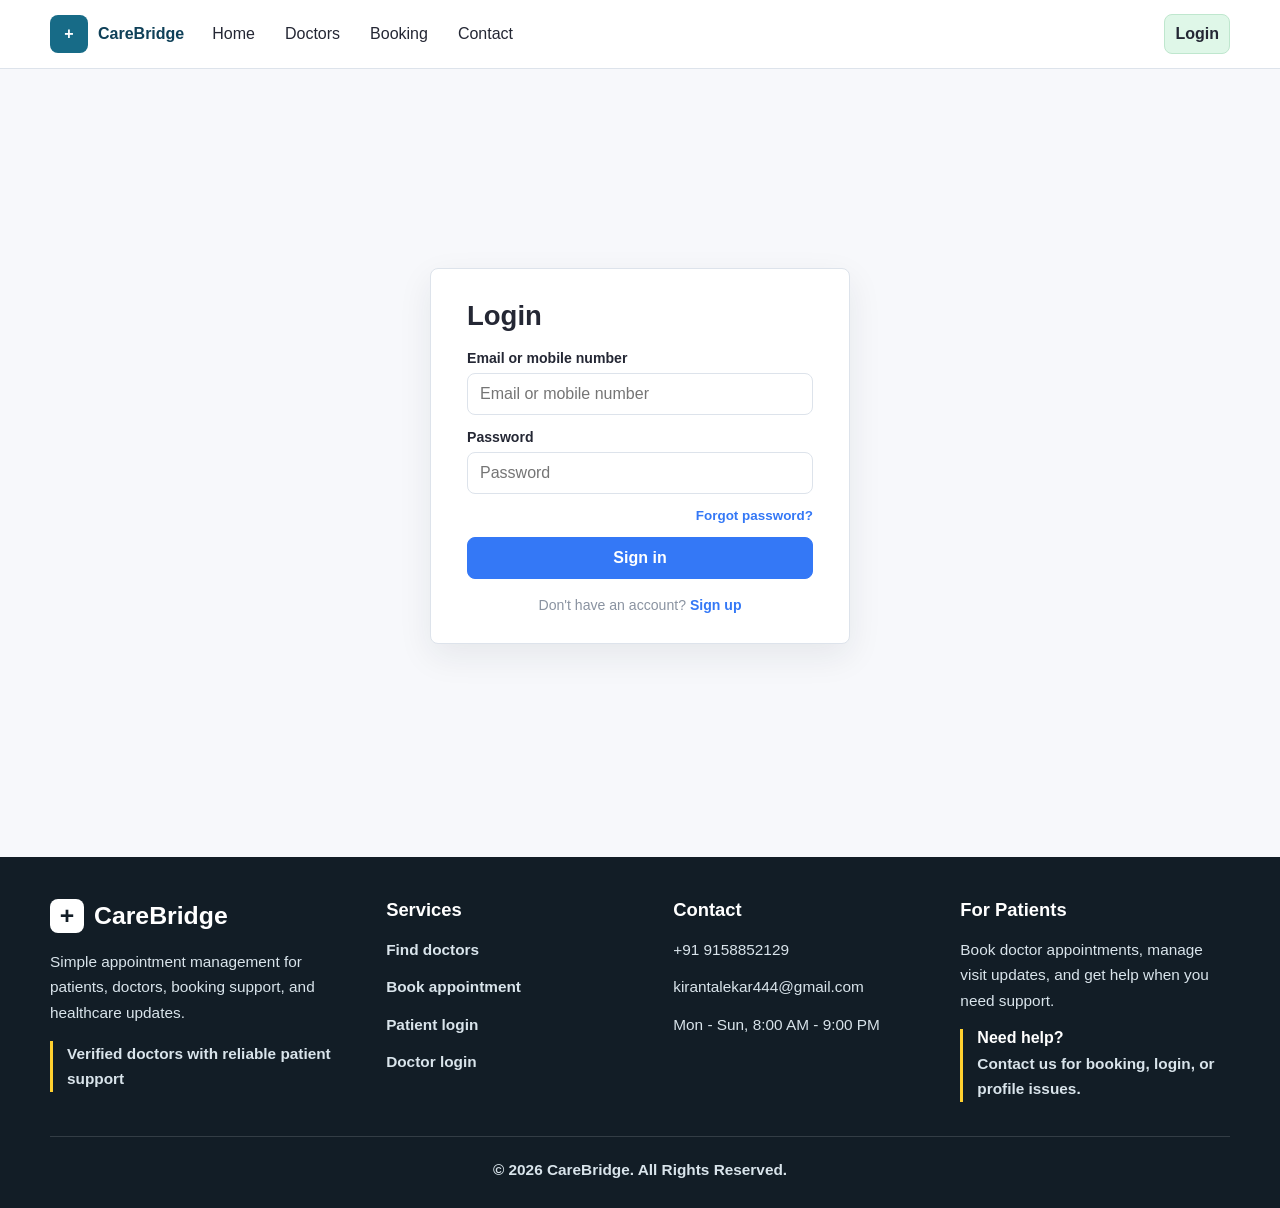
<file: backend/src/main/resources/static/index.html>
<!doctype html>
<html lang="en">
  <head>
    <meta charset="UTF-8" />
    <meta name="viewport" content="width=device-width, initial-scale=1.0" />
    <title>CareBridge</title>
    <style>
:root {
  --brand: #176b87;
  --brand-dark: #0f4058;
  --accent: #eef7fa;
  --text: #1c2430;
  --muted: #5d6b7a;
  --border: #d7e0e7;
  --surface: #ffffff;
  --surface-soft: #f7fafc;
  --shadow: 0 10px 24px rgba(15, 64, 88, 0.08);
}

* {
  box-sizing: border-box;
}

[hidden] {
  display: none !important;
}

body {
  margin: 0;
  font-family: "Segoe UI", Tahoma, Geneva, Verdana, sans-serif;
  color: var(--text);
  background: #f4f7fa;
}

a {
  color: inherit;
  text-decoration: none;
}

.page-wrapper {
  min-height: 100vh;
}

.page-container,
.top-nav {
  width: min(1180px, calc(100% - 32px));
  margin: 0 auto;
}

.top-header {
  position: sticky;
  top: 0;
  z-index: 20;
  background: var(--surface);
  border-bottom: 1px solid var(--border);
}

.top-nav {
  display: flex;
  justify-content: space-between;
  align-items: center;
  gap: 18px;
  padding: 14px 0;
}

.logo-link {
  display: flex;
  align-items: center;
  gap: 10px;
  font-weight: 800;
  color: var(--brand-dark);
}

.logo-icon {
  width: 38px;
  height: 38px;
  display: grid;
  place-items: center;
  border-radius: 8px;
  color: #ffffff;
  background: var(--brand);
}

.menu-links {
  display: flex;
  align-items: center;
  gap: 10px;
  flex-wrap: wrap;
  width: 100%;
  justify-content: flex-end;
}

.menu-links a {
  padding: 8px 10px;
  border-radius: 8px;
  color: var(--text);
  transition: color 0.2s ease, background 0.2s ease;
}

.menu-links a:hover,
.menu-links a.active {
  color: var(--brand-dark);
  background: var(--accent);
}

.user-menu {
  margin-left: auto;
  display: flex;
  align-items: center;
  gap: 10px;
  flex-wrap: wrap;
}

.user-label {
  font-size: 0.95rem;
  color: var(--brand-dark);
  font-weight: 700;
}

.login-link-btn,
.register-link-btn,
.admin-link-btn,
.profile-link-btn {
  display: inline-flex;
  align-items: center;
  justify-content: center;
  min-height: 38px;
  border-radius: 8px;
  font-weight: 700;
  transition: background 0.2s ease, border-color 0.2s ease;
}

.login-link-btn {
  padding: 9px 14px;
  color: var(--brand-dark);
  background: #ffffff;
  border: 1px solid var(--border);
}

.register-link-btn {
  padding: 9px 14px;
  color: #ffffff;
  background: var(--brand);
}

.admin-link-btn {
  padding: 9px 14px;
  color: #ffffff;
  background: #263238;
  border: 1px solid #263238;
}

.profile-link-btn {
  width: 38px;
  color: #ffffff;
  background: var(--brand);
}

.login-link-btn:hover,
.register-link-btn:hover,
.admin-link-btn:hover,
.profile-link-btn:hover {
  background: var(--accent);
  border-color: var(--brand);
  color: var(--brand-dark);
}

.home-hero {
  padding: 32px 0 22px;
}

.home-hero-box,
.stat-card,
.info-box,
.doctor-box {
  background: var(--surface);
  border: 1px solid var(--border);
  border-radius: 8px;
  box-shadow: var(--shadow);
}

.home-hero-box {
  padding: 32px;
}

.small-tag {
  display: inline-flex;
  align-items: center;
  padding: 7px 11px;
  border-radius: 8px;
  background: var(--accent);
  color: var(--brand-dark);
  font-weight: 700;
  font-size: 0.9rem;
}

.home-hero h1 {
  max-width: 820px;
  margin: 18px 0 12px;
  font-size: clamp(2rem, 4vw, 3.2rem);
  line-height: 1.1;
  letter-spacing: 0;
}

.home-hero p {
  max-width: 920px;
  margin: 0;
  color: var(--muted);
  font-size: 1rem;
  line-height: 1.65;
}

.hero-buttons {
  display: flex;
  gap: 10px;
  margin-top: 24px;
  flex-wrap: wrap;
}

.btn {
  display: inline-flex;
  align-items: center;
  justify-content: center;
  border: 1px solid transparent;
  border-radius: 8px;
  padding: 11px 15px;
  cursor: pointer;
  font-weight: 700;
  transition: background 0.2s ease, border-color 0.2s ease, color 0.2s ease;
}

.btn-primary {
  color: #ffffff;
  background: var(--brand);
}

.btn-primary:hover {
  background: var(--brand-dark);
}

.btn-secondary {
  background: #ffffff;
  color: var(--brand-dark);
  border-color: var(--border);
}

.btn-secondary:hover {
  background: var(--accent);
  border-color: var(--brand);
}

.stats-row,
.card-list,
.info-grid {
  display: grid;
  gap: 16px;
}

.stats-row {
  grid-template-columns: repeat(3, 1fr);
  margin: 0 0 20px;
}

.stat-card {
  padding: 20px;
}

.stat-card h3 {
  margin: 0;
  font-size: 1.85rem;
  color: var(--brand-dark);
}

.stat-card p {
  margin: 6px 0 0;
  color: var(--muted);
}

.page-section {
  padding: 12px 0 34px;
}

.section-top {
  display: flex;
  justify-content: space-between;
  align-items: end;
  gap: 14px;
  margin-bottom: 14px;
}

.section-heading {
  margin: 0;
  font-size: 1.35rem;
}

.info-grid {
  grid-template-columns: 1fr;
}

.info-box {
  padding: 22px;
}

.info-box h3 {
  margin: 0 0 12px;
}

.info-box ul {
  margin: 0;
  padding-left: 20px;
  color: var(--muted);
  line-height: 1.75;
}

.doctor-box {
  display: grid;
  grid-template-columns: 1fr auto;
  gap: 16px;
  align-items: center;
  padding: 18px;
  box-shadow: none;
}

.doctor-box h3 {
  margin: 0 0 6px;
}

.muted {
  color: var(--muted);
}

.empty-box {
  text-align: center;
  padding: 24px;
  border: 1px dashed var(--border);
  border-radius: 8px;
  color: var(--muted);
  background: var(--surface);
}

.page-footer {
  padding: 22px 0 34px;
  text-align: center;
  color: var(--muted);
}

body[data-session-role="DOCTOR"] .stats-row {
  margin-bottom: 0;
}

@media (max-width: 900px) {
  .stats-row {
    grid-template-columns: 1fr;
  }

  .top-nav,
  .section-top {
    align-items: start;
    flex-direction: column;
  }

  .menu-links {
    justify-content: flex-start;
  }
}

@media (max-width: 640px) {
  .page-container,
  .top-nav {
    width: min(100% - 24px, 1180px);
  }

  .home-hero {
    padding-top: 22px;
  }

  .home-hero-box,
  .stat-card,
  .info-box {
    padding: 18px;
  }

  .doctor-box {
    grid-template-columns: 1fr;
  }

  .btn {
    width: 100%;
  }
}
  </style>
  </head>
  <body>
    <script src="js/api.js?v=20260614-2"></script>
    <script src="js/home.js?v=20260613-1"></script>

    <div class="page-wrapper">
      <header class="top-header">
        <div class="top-nav">
          <a class="logo-link" href="index.html">
            <span class="logo-icon">+</span>
            <span>CareBridge</span>
          </a>
          <nav class="menu-links">
            <a href="index.html" class="active">Home</a>
            <a href="doctors.html">Doctors</a>
            <a href="book.html">Booking</a>
            <a href="contact.html">Contact Us</a>
            <span id="headerUserArea"></span>
          </nav>
        </div>
      </header>

      <main class="page-container">
        <section class="home-hero">
          <div class="home-hero-box">
            <span id="homeHeroTag" class="small-tag"
              >Simple healthcare access for every patient</span
            >
            <h1 id="homeHeroTitle">Book the right doctor in a few steps.</h1>
            <p id="homeHeroText">
              This appointment system helps patients find the right doctors,
              choose an available slot, and manage visits without confusion. The
              interface is simple, readable, and designed to keep important
              health information easy to understand.
            </p>
            <div class="hero-buttons" id="homeHeroButtons">
              <a id="primaryHeroButton" class="btn btn-primary" href="user-login.html">User Login</a>
              <a id="secondaryHeroButton" class="btn btn-secondary" href="doctors.html"
                >View All Doctors</a
              >
            </div>
          </div>
        </section>

        <section class="stats-row">
          <article class="stat-card">
            <h3 id="allDoctorCount">0</h3>
            <p>All Doctors</p>
          </article>
          <article class="stat-card">
            <h3 id="specialtyCountDisplay">0</h3>
            <p>Specialities covered</p>
          </article>
          <article class="stat-card">
            <h3>24/7</h3>
            <p id="accessStatLabel">Easy online access for patients</p>
          </article>
        </section>

        <section class="page-section" id="availableDoctorsSection">
          <div class="section-top">
            <div>
              <h2 class="section-heading">Available Doctors Today</h2>
            </div>
          </div>
          <div id="todayDoctorList" class="card-list"></div>
        </section>

        <section class="page-section">
          <div class="info-grid info-grid-wide">
            <article class="info-box">
              <h3>Before your appointment</h3>
              <ul>
                <li>Keep your previous medical reports ready.</li>
                <li>Write your symptoms clearly before booking.</li>
                <li>Arrive a few minutes early for a smooth visit.</li>
              </ul>
            </article>
          </div>
        </section>
      </main>

      <footer class="page-footer">
        Copyright 2026 CareBridge | All Rights Reserved.
      </footer>
    </div>

    <template id="todayDoctorCardTemplate">
      <article class="card doctor-box">
        <div>
          <h3 data-field="name"></h3>
          <p class="muted" data-field="specialization"></p>
        </div>
        <div>
          <a class="btn btn-primary" data-field="link" href="book.html"
            >Book Appointment</a
          >
        </div>
      </article>
    </template>

    <template id="todayDoctorEmptyTemplate">
      <div class="empty-box">No doctors are available today.</div>
    </template>
  </body>
</html>
</file>
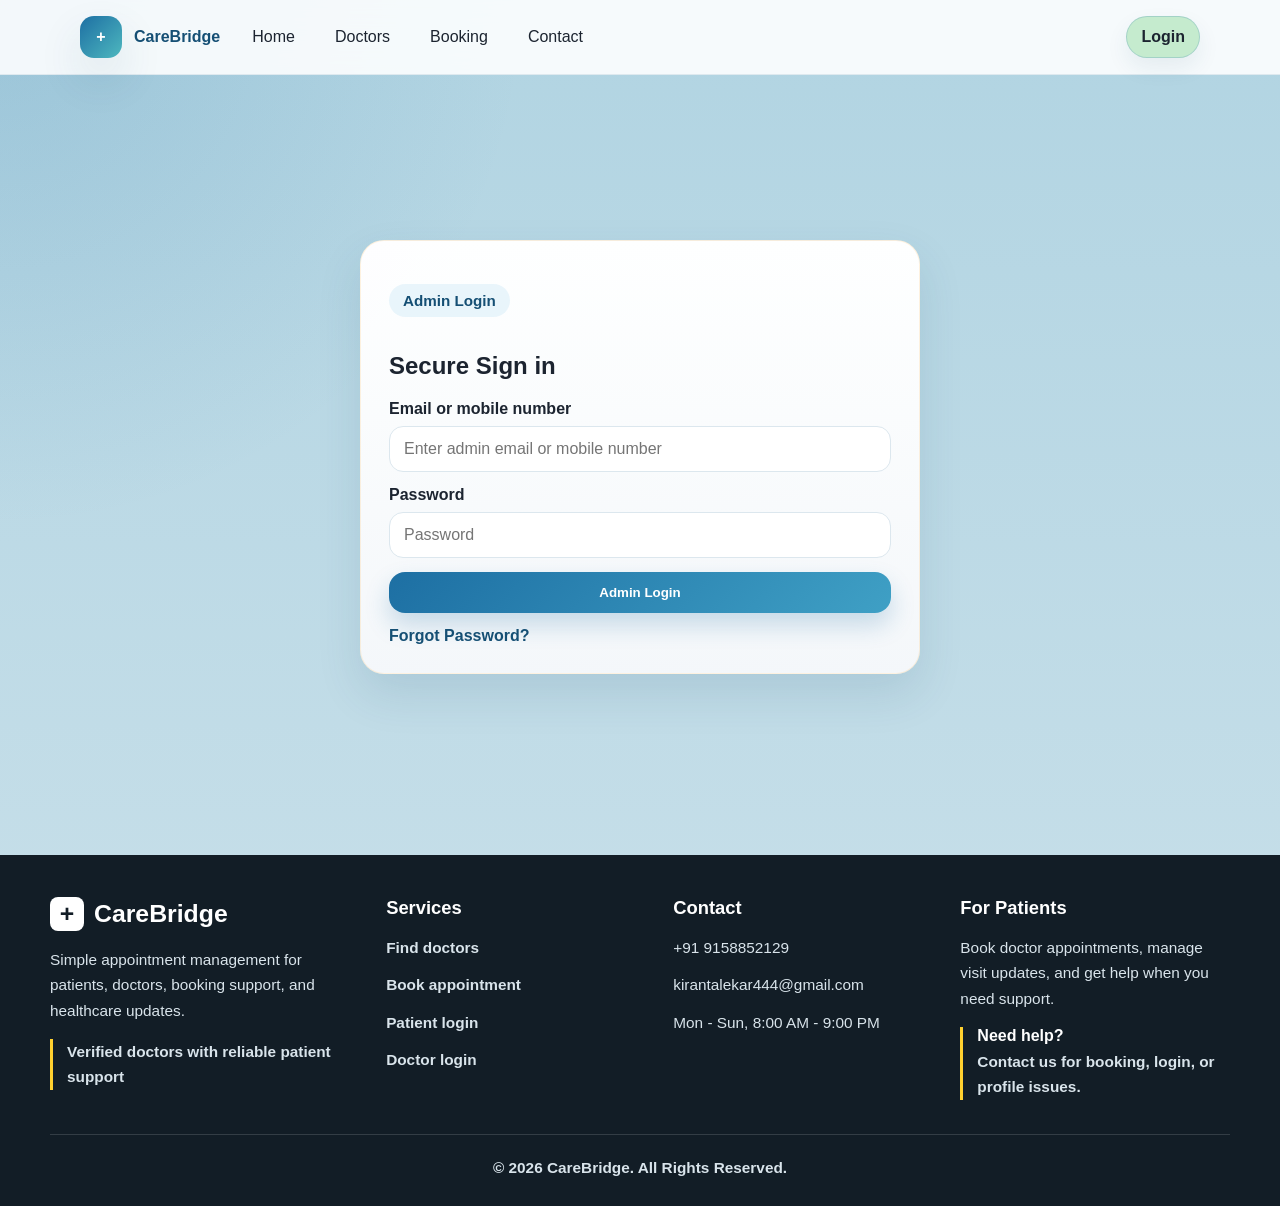
<file: backend/src/main/resources/static/admin-login.html>
<!doctype html>
<html lang="en">
  <head>
    <meta charset="UTF-8" />
    <meta name="viewport" content="width=device-width, initial-scale=1.0" />
    <title>Admin Login</title>
    <style>
:root {
  --brand: #1d6fa3;
  --brand-dark: #154f74;
  --accent: #e5f4fb;
  --text: #1c2430;
  --muted: #5d6b7a;
  --border: #dce7ee;
  --shadow: 0 20px 45px rgba(24, 74, 107, .12);
}

* {
  box-sizing: border-box;
}


body {
  margin: 0;
  font-family: "Segoe UI", Tahoma, Geneva, Verdana, sans-serif;
  color: var(--text);
  background:
    radial-gradient(circle at top left, rgba(29, 111, 163, 0.16), transparent 30%),
    linear-gradient(180deg, #b1d4e2 0%, #b1d2e0a8 100%);
}

a {
  color: inherit;
  text-decoration: none;
}

.page-wrapper {
  min-height: 100vh;
}

.page-container,
.top-nav {
  width: min(1120px, calc(100% - 32px));
  margin: 0 auto;
}

.top-header {
  position: sticky;
  top: 0;
  z-index: 20;
  backdrop-filter: blur(16px);
  background: rgba(255, 255, 255, 0.88);
  border-bottom: 1px solid rgba(220, 231, 238, 0.9);
}

.top-nav {
  display: flex;
  justify-content: space-between;
  align-items: center;
  gap: 18px;
  padding: 16px 0;
}

.logo-link {
  display: flex;
  align-items: center;
  gap: 12px;
  font-weight: 800;
  color: var(--brand-dark);
}

.logo-icon {
  width: 42px;
  height: 42px;
  display: grid;
  place-items: center;
  border-radius: 14px;
  color: white;
  background: linear-gradient(135deg, var(--brand) 0%, #4eb8bf 100%);
  box-shadow: var(--shadow);
}

.menu-links {
  display: flex;
  align-items: center;
  gap: 12px;
  flex-wrap: wrap;
  width: 100%;
  justify-content: flex-end;
}

.menu-links a {
  padding: 10px 14px;
  border-radius: 999px;
  color: var(--text);
  transition: 0.2s ease;
}

.menu-links a:hover {
  color: var(--brand-dark);
  background: var(--accent);
}

.menu-links a.active {
  color: var(--text) !important;
  background: transparent !important;
  box-shadow: none !important;
}

.user-menu {
  margin-left: auto;
  display: flex;
  align-items: center;
  gap: 10px;
  flex-wrap: wrap;
}

.user-label {
  font-size: 0.92rem;
  color: var(--brand-dark);
  font-weight: 700;
}

.login-link-btn,
.register-link-btn,
.admin-link-btn {
  display: inline-flex;
  align-items: center;
  justify-content: center;
  min-height: 42px;
  font-weight: 700;
  border-radius: 999px;
  transition: transform 0.2s ease, box-shadow 0.2s ease, background 0.2s ease;
}

.login-link-btn {
  padding: 10px 16px;
  color: var(--brand-dark);
  background: #c5ebce;
  border: 1px solid rgba(29, 111, 163, 0.2);
  box-shadow: 0 10px 22px rgba(24, 74, 107, 0.08);
}

.register-link-btn {
  padding: 10px 18px;
  color: white;
  background: linear-gradient(135deg, #20bba6b6 0%, #35b7b587 100%);
  box-shadow: 0 12px 26px rgba(32, 132, 187, 0.24);
}

.admin-link-btn {
  padding: 10px 18px;
  color: #fff7ef;
  border: 1px solid rgba(17, 25, 39, 0.15);
  box-shadow: 0 14px 28px rgba(17, 25, 39, 0.28);
}

.auth-page-center {
  min-height: calc(100vh - 120px);
  display: grid;
  place-items: center;
  padding: 40px 0 56px;
}

.auth-form-box,
.admin-login-card {
  width: min(560px, calc(100% - 24px));
  padding: 28px;
  background: linear-gradient(180deg, rgba(255, 255, 255, .98) 0%, rgba(245, 247, 250, .98) 100%);
  border: 1px solid rgba(255, 188, 99, .2);
  border-radius: 24px;
  box-shadow: var(--shadow);
}

.small-tag {
  display: inline-flex;
  align-items: center;
  gap: 8px;
  padding: 8px 14px;
  border-radius: 999px;
  background: rgba(229, 244, 251, .85);
  color: var(--brand-dark);
  font-weight: 700;
  font-size: .95rem;
}

.form-fields {
  display: grid;
  gap: 14px;
}

label {
  display: block;
  font-weight: 700;
  margin-bottom: 8px;
}

input {
  width: 100%;
  padding: 13px 14px;
  border-radius: 14px;
  border: 1px solid var(--border);
  font: inherit;
  background: #fff;
}

input:focus {
  outline: 2px solid rgba(29, 111, 163, .18);
  border-color: var(--brand);
}

button {
  border: none;
  border-radius: 16px;
  padding: 13px 18px;
  cursor: pointer;
  font-weight: 700;
  color: #fff;
  background: linear-gradient(135deg, var(--brand) 0%, #3fa0c5 100%);
  box-shadow: 0 12px 24px rgba(29, 111, 163, .22);
}

.message {
  display: none;
  margin-top: 14px;
  padding: 12px 14px;
  border-radius: 14px;
  font-weight: 600;
}

.message.show {
  display: block;
}

.message.success {
  background: #ebfff7;
  color: #1e8e63;
}

.message.error {
  background: #fff1f1;
  color: #c14646;
}

.forgot-password-link {
  display: inline-flex;
  margin-top: 14px;
  color: var(--brand-dark);
  font-weight: 700;
}

.popup-backdrop {
  position: fixed;
  inset: 0;
  display: none;
  align-items: center;
  justify-content: center;
  padding: 24px;
  background: rgba(17, 25, 39, .45);
  backdrop-filter: blur(8px);
  z-index: 50;
}

.popup-backdrop.show {
  display: flex;
}

.popup-card {
  width: min(560px, calc(100% - 24px));
}

.popup-top-row,
.popup-button-row {
  display: flex;
  align-items: center;
  justify-content: space-between;
  gap: 12px;
}

.popup-button-row {
  margin-top: 8px;
}

.small-action-button {
  color: var(--brand-dark);
  background: #fff;
  border: 1px solid var(--border);
  box-shadow: none;
}

@media (max-width:900px) {
  .top-nav {
    align-items: start;
    flex-direction: column;
  }
}
  </style>
  </head>
  <body>
    <div class="page-wrapper auth-page admin-auth-page">
      <header class="top-header">
        <div class="top-nav">
          <a class="logo-link" href="index.html">
            <span class="logo-icon">+</span>
            <span>CareBridge</span>
          </a>
          <nav class="menu-links">
            <a href="index.html">Home</a>
            <a href="doctors.html">Doctors</a>
            <a href="book.html">Booking</a>
            <a href="contact.html">Contact</a>
            <span id="headerUserArea"></span>
          </nav>
        </div>
      </header>

      <main class="page-container auth-page-center">
        <section class="card auth-form-box admin-login-card">
          <p class="small-tag">Admin Login</p>
          <h2>Secure Sign in</h2>
          <form id="loginForm" class="form-fields" data-login-mode="ADMIN">
            <div>
              <label for="loginIdentifier">Email or mobile number</label>
              <input
                id="loginIdentifier"
                placeholder="Enter admin email or mobile number"
                required
              />
            </div>
            <div>
              <label for="password">Password</label>
              <input
                type="password"
                id="password"
                placeholder="Password"
                required
              />
            </div>
            <button type="submit" id="loginButton">Admin Login</button>
          </form>
          <a href="#" id="forgotPasswordLink" class="forgot-password-link"
            >Forgot Password?</a
          >
          <div id="loginStatus" class="message"></div>
        </section>
      </main>
    </div>

    <div id="forgotPasswordPopup" class="popup-backdrop">
      <section class="auth-form-box popup-card">
        <div class="popup-top-row">
          <h3>Reset Password</h3>
          <button
            type="button"
            id="closeForgotPasswordButton"
            class="small-action-button"
          >
            Close
          </button>
        </div>
        <form id="forgotPasswordForm" class="form-fields">
          <div>
            <label for="forgotIdentifier">Registered email or mobile number</label>
            <input
              id="forgotIdentifier"
              placeholder="Enter your registered email or mobile number"
              required
            />
          </div>
          <div>
            <label for="forgotNewPassword">New password</label>
            <input
              type="password"
              id="forgotNewPassword"
              placeholder="Enter new password"
              required
            />
          </div>
          <div>
            <label for="forgotConfirmPassword">Confirm new password</label>
            <input
              type="password"
              id="forgotConfirmPassword"
              placeholder="Confirm new password"
              required
            />
          </div>
          <div class="popup-button-row">
            <button type="submit">Update Password</button>
            <button
              type="button"
              id="cancelForgotPasswordButton"
              class="small-action-button"
            >
              Cancel
            </button>
          </div>
        </form>
        <div id="forgotPasswordStatus" class="message"></div>
      </section>
    </div>

    <script src="js/api.js?v=20260614-2"></script>
    <script src="js/login.js?v=20260614-3"></script>
  </body>
</html>
</file>
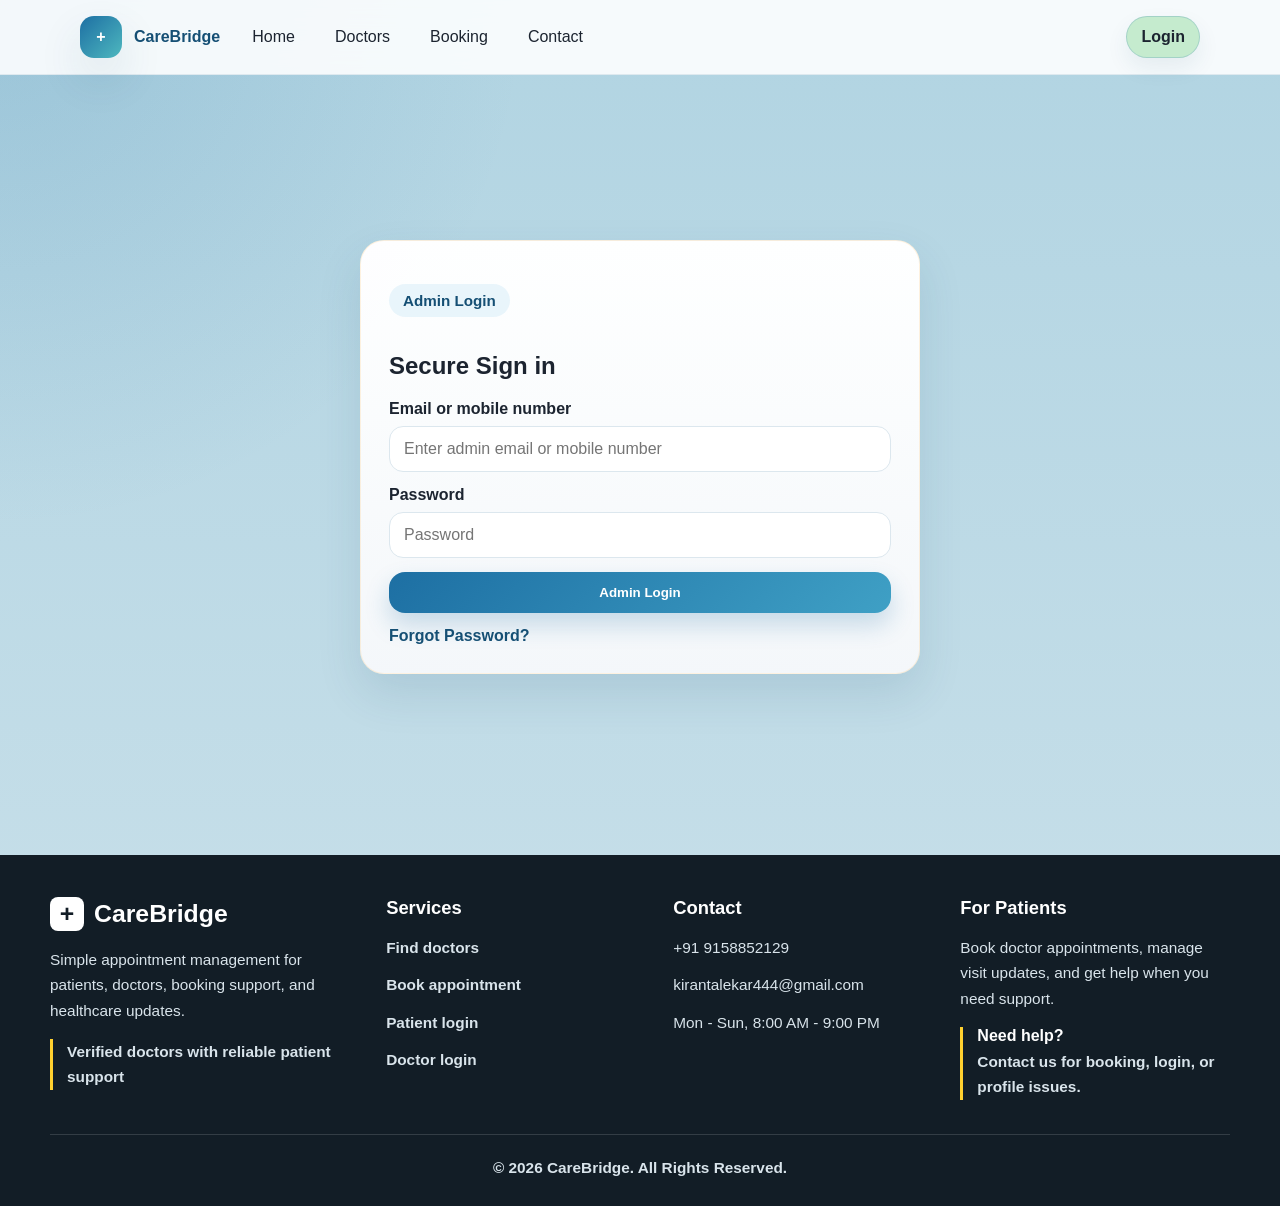
<file: backend/src/main/resources/static/admin.html>
<!doctype html>
<html lang="en">
  <head>
    <meta charset="UTF-8" />
    <meta name="viewport" content="width=device-width, initial-scale=1.0" />
    <title>Admin Dashboard</title>
    <style>
:root {
  --brand: #1d6fa3;
  --brand-dark: #154f74;
  --accent: #e5f4fb;
  --text: #1c2430;
  --muted: #5d6b7a;
  --border: #dce7ee;
  --surface-soft: #f7fbfd;
  --success: #1e8e63;
  --danger: #c14646;
  --shadow: 0 20px 45px rgba(24, 74, 107, .12);
}

* {
  box-sizing: border-box;
}

body {
  margin: 0;
  font-family: "Segoe UI", Tahoma, Geneva, Verdana, sans-serif;
  color: var(--text);
  background:
    radial-gradient(circle at top left, rgba(29, 111, 163, 0.16), transparent 30%),
    linear-gradient(180deg, #b1d4e2 0%, #b1d2e0a8 100%);
}

a {
  color: inherit;
  text-decoration: none;
}

.page-wrapper {
  min-height: 100vh;
}

.page-container,
.top-nav {
  width: min(1120px, calc(100% - 32px));
  margin: 0 auto;
}

.top-header {
  position: sticky;
  top: 0;
  z-index: 20;
  backdrop-filter: blur(16px);
  background: rgba(255, 255, 255, 0.88);
  border-bottom: 1px solid rgba(220, 231, 238, 0.9);
}

.top-nav {
  display: flex;
  justify-content: space-between;
  align-items: center;
  gap: 18px;
  padding: 16px 0;
}

.logo-link {
  display: flex;
  align-items: center;
  gap: 12px;
  font-weight: 800;
  color: var(--brand-dark);
}

.logo-icon {
  width: 42px;
  height: 42px;
  display: grid;
  place-items: center;
  border-radius: 14px;
  color: white;
  background: linear-gradient(135deg, var(--brand) 0%, #4eb8bf 100%);
  box-shadow: var(--shadow);
}

.menu-links {
  display: flex;
  align-items: center;
  gap: 12px;
  flex-wrap: wrap;
  width: 100%;
  justify-content: flex-end;
}

.menu-links a {
  padding: 10px 14px;
  border-radius: 999px;
  color: var(--text);
  transition: 0.2s ease;
}

.menu-links a:hover {
  color: var(--brand-dark);
  background: var(--accent);
}

.menu-links a.active {
  color: var(--brand-dark) !important;
  background: var(--accent) !important;
  box-shadow: none !important;
}

.user-menu {
  margin-left: auto;
  display: flex;
  align-items: center;
  gap: 10px;
  flex-wrap: wrap;
}

.user-label {
  font-size: 0.92rem;
  color: var(--brand-dark);
  font-weight: 700;
}

.login-link-btn,
.register-link-btn,
.admin-link-btn {
  display: inline-flex;
  align-items: center;
  justify-content: center;
  min-height: 42px;
  font-weight: 700;
  border-radius: 999px;
  transition: transform 0.2s ease, box-shadow 0.2s ease, background 0.2s ease;
}

.login-link-btn {
  padding: 10px 16px;
  color: var(--brand-dark);
  background: #fff;
  border: 1px solid rgba(29, 111, 163, 0.2);
  box-shadow: 0 10px 22px rgba(24, 74, 107, 0.08);
}

.register-link-btn {
  padding: 10px 18px;
  color: white;
  background: linear-gradient(135deg, #2084bb 0%, #35b7b4 100%);
  box-shadow: 0 12px 26px rgba(32, 132, 187, 0.24);
}

.admin-link-btn {
  padding: 10px 18px;
  color: #fff7ef;
  background: linear-gradient(135deg, #23324a 0%, #111927 100%);
  border: 1px solid rgba(17, 25, 39, 0.15);
  box-shadow: 0 14px 28px rgba(17, 25, 39, 0.28);
}

.login-link-btn:hover,
.register-link-btn:hover,
.admin-link-btn:hover,
.btn:hover {
  transform: translateY(-1px);
}

.admin-page {
  padding: 28px 0 60px;
}

.page-section {
  padding: 14px 0 48px;
}

.section-top {
  display: flex;
  justify-content: space-between;
  align-items: end;
  gap: 14px;
  margin-bottom: 20px;
}

.section-top p {
  margin: 0;
  color: var(--muted);
}

.section-heading {
  margin: 0 0 12px;
}

.card,
.stat-card,
.admin-item-box {
  background: rgba(255, 255, 255, .96);
  border: 1px solid rgba(220, 231, 238, .9);
  border-radius: 24px;
  box-shadow: var(--shadow);
}

.card,
.admin-item-box {
  padding: 24px;
}

.stats-row,
.admin-stats-row,
.appointment-list-area {
  display: grid;
  gap: 18px;
}

.admin-stats-row {
  grid-template-columns: repeat(6, 1fr);
}

.stat-card {
  padding: 24px;
}

.stat-card h3 {
  margin: 0;
  font-size: 2rem;
  color: var(--brand-dark);
}

.stat-card p {
  margin: 8px 0 0;
  color: var(--muted);
}

.admin-two-column {
  display: grid;
  grid-template-columns: minmax(320px, 420px) 1fr;
  gap: 24px;
  align-items: start;
}

.form-fields {
  display: grid;
  gap: 14px;
}

.form-row {
  display: grid;
  grid-template-columns: repeat(2, 1fr);
  gap: 14px;
}

label {
  display: block;
  font-weight: 700;
  margin-bottom: 8px;
}

input,
select,
textarea {
  width: 100%;
  padding: 13px 14px;
  border-radius: 14px;
  border: 1px solid var(--border);
  font: inherit;
  background: #fff;
}

textarea {
  min-height: 120px;
  resize: vertical;
}

input:focus,
select:focus,
textarea:focus {
  outline: 2px solid rgba(29, 111, 163, .18);
  border-color: var(--brand);
}

.message {
  display: none;
  margin-top: 14px;
  padding: 12px 14px;
  border-radius: 14px;
  font-weight: 600;
}

.message.show {
  display: block;
}

.message.success {
  background: #ebfff7;
  color: var(--success);
}

.message.error {
  background: #fff1f1;
  color: var(--danger);
}

.doctor-info-row {
  display: flex;
  gap: 10px;
  flex-wrap: wrap;
  margin: 14px 0;
}

.pill {
  display: inline-flex;
  align-items: center;
  padding: 8px 12px;
  border-radius: 999px;
  background: var(--surface-soft);
  border: 1px solid var(--border);
  color: var(--brand-dark);
  font-size: .92rem;
  font-weight: 700;
}

.muted {
  color: var(--muted);
}

.button-row,
.button-column {
  display: flex;
  gap: 12px;
  flex-wrap: wrap;
}

.button-column {
  flex-direction: column;
  align-items: stretch;
  min-width: 170px;
}

.popup-backdrop {
  position: fixed;
  inset: 0;
  display: none;
  align-items: center;
  justify-content: center;
  padding: 24px;
  background: rgba(17, 25, 39, .45);
  backdrop-filter: blur(8px);
  z-index: 50;
}

.popup-backdrop.show {
  display: flex;
}

.popup-card {
  width: min(760px, calc(100% - 24px));
  max-height: calc(100vh - 48px);
  overflow-y: auto;
}

.popup-header {
  align-items: center;
}

.form-help {
  align-self: end;
  padding: 12px 0;
  line-height: 1.7;
}

.empty-box {
  text-align: center;
  padding: 28px;
  border: 1px dashed var(--border);
  border-radius: 20px;
  color: var(--muted);
  background: rgba(255, 255, 255, .72);
}

.btn {
  border: none;
  border-radius: 16px;
  padding: 13px 18px;
  cursor: pointer;
  font-weight: 700;
}

.btn-primary,
button {
  color: #fff;
  background: linear-gradient(135deg, var(--brand) 0%, #3fa0c5 100%);
  box-shadow: 0 12px 24px rgba(29, 111, 163, .22);
}

.btn-secondary {
  background: #fff;
  color: var(--brand-dark);
  border: 1px solid var(--border);
}

.btn-danger {
  color: #fff;
  background: linear-gradient(135deg, #d85757 0%, #b73333 100%);
  box-shadow: 0 12px 24px rgba(193, 70, 70, .22);
}

@media (max-width:900px) {

  .admin-stats-row,
  .admin-two-column,
  .admin-item-box {
    grid-template-columns: 1fr;
  }

  .top-nav,
  .section-top {
    align-items: start;
    flex-direction: column;
  }
}

@media (max-width:640px) {
  .form-row {
    grid-template-columns: 1fr;
  }

  .card,
  .admin-item-box,
  .stat-card {
    padding: 20px;
  }
}
  </style>
  </head>
  <body>
    <div class="page-wrapper">
      <header class="top-header">
        <div class="top-nav">
          <a class="logo-link" href="index.html">
            <span class="logo-icon">+</span>
            <span>CareBridge</span>
          </a>
          <nav class="menu-links">
            <a href="index.html">Home</a>
            <a href="doctors.html">Doctors</a>
            <a href="book.html">Booking</a>
            <a href="contact.html">Contact</a>
            <a href="admin.html" class="">Admin</a>
            <span id="headerUserArea"></span>
          </nav>
        </div>
      </header>

      <main class="page-container admin-page">
        <div id="adminStatusMessage" class="message"></div>

        <section class="page-section">
          <div class="section-top">
            <div>
              <h2 class="section-heading">Admin overview</h2>
              <p>Manage doctors, appointments, and notifications from here.</p>
            </div>
            <button
              type="button"
              id="showAdminPasswordPopupButton"
              class="btn btn-secondary"
            >
              Password Change
            </button>
          </div>

          <div class="stats-row admin-stats-row">
            <article class="stat-card">
              <h3 id="doctorTotalCount">0</h3>
              <p>Total Doctors</p>
            </article>
            <article class="stat-card">
              <h3 id="patientTotalCount">0</h3>
              <p>Total Patients</p>
            </article>
            <article class="stat-card">
              <h3 id="appointmentTotalCount">0</h3>
              <p>Total Appointments</p>
            </article>
            <article class="stat-card">
              <h3 id="bookedCount">0</h3>
              <p>Booked</p>
            </article>
            <article class="stat-card">
              <h3 id="completedCount">0</h3>
              <p>Completed</p>
            </article>
            <article class="stat-card">
              <h3 id="cancelledCount">0</h3>
              <p>Cancelled</p>
            </article>
          </div>
        </section>

        <section class="page-section">
          <section class="card">
            <div class="section-top">
              <div>
                <h2 class="section-heading">Manage doctors</h2>
                <p>Doctors added automatically in the doctor section.</p>
              </div>
              <button
                type="button"
                id="showAddDoctorButton"
                class="btn btn-primary"
              >
                Add Doctor
              </button>
            </div>
            <div id="doctorStatusMessage" class="message"></div>
            <div id="doctorManageList" class="appointment-list-area"></div>
          </section>
        </section>

        <section class="page-section">
          <div class="section-top">
            <div>
              <h2 class="section-heading">Manage appointments</h2>
              <p></p>
            </div>
          </div>
          <div id="appointmentStatusMessage" class="message"></div>
          <div id="appointmentManageList" class="appointment-list-area"></div>
        </section>

        <section class="page-section admin-two-column">
          <section class="card">
            <h2>Notifications control</h2>
            <form id="notificationSendForm" class="form-fields">
              <div class="form-row">
                <div>
                  <label for="notificationType">Channel</label>
                  <select id="notificationType">
                    <option value="SMS">SMS</option>
                    <option value="WHATSAPP">WhatsApp</option>
                  </select>
                </div>
                <div>
                  <label for="notificationAudience">Recipient group</label>
                  <select id="notificationAudience">
                    <option value="ALL_USERS">All Users</option>
                    <option value="PATIENTS">Patients</option>
                    <option value="DOCTORS">Doctors</option>
                  </select>
                </div>
              </div>
              <div>
                <label for="notificationTarget">Recipient</label>
                <input
                  id="notificationTarget"
                  placeholder="Email or phone for custom messages"
                />
              </div>
              <div>
                <label for="notificationText">Message</label>
                <textarea id="notificationText" required></textarea>
              </div>
              <button type="submit">Send Notification</button>
            </form>
            <div id="notificationStatusMessage" class="message"></div>
          </section>

          <section class="card">
            <div class="section-top">
              <div>
                <h2 class="section-heading">Notification history</h2>
                <p>Track manually message.</p>
              </div>
            </div>
            <div id="historyStatusMessage" class="message"></div>
            <div
              id="notificationHistoryList"
              class="appointment-list-area"
            ></div>
          </section>
        </section>
      </main>
    </div>

    <div id="doctorFormPopup" class="popup-backdrop">
      <section class="card popup-card">
        <div class="section-top popup-header">
          <div>
            <h2 id="doctorFormTitle" class="section-heading">Add New Doctor</h2>
            <p id="doctorFormText" class="muted">
              Fill the form to create a new doctor profile.
            </p>
          </div>
          <button
            type="button"
            id="closeDoctorPopupButton"
            class="btn btn-secondary"
          >
            Close
          </button>
        </div>

        <form id="doctorDetailsForm" class="form-fields">
          <div class="form-row">
            <div>
              <label for="doctorFullName">Doctor name</label>
              <input id="doctorFullName" required />
            </div>
            <div>
              <label for="doctorPhoneNumber">Phone</label>
              <input
                id="doctorPhoneNumber"
                maxlength="10"
                inputmode="numeric"
                required
              />
            </div>
          </div>
          <div class="form-row">
            <div>
              <label for="doctorEmailAddress">Email</label>
              <input id="doctorEmailAddress" type="email" required />
            </div>
            <div>
              <label for="doctorPassword">Login password</label>
              <input
                id="doctorPassword"
                type="password"
                placeholder="Create doctor login password"
                required
              />
            </div>
          </div>
          <div class="form-row">
            <div>
              <label for="doctorYearsExperience">Experience</label>
              <input
                id="doctorYearsExperience"
                type="number"
                min="1"
                required
              />
            </div>
          </div>
          <div class="form-row">
            <div>
              <label for="doctorSpecialty">Specialization</label>
              <input id="doctorSpecialty" required />
            </div>
            <div>
              <label for="doctorWorkDays">Available days</label>
              <input
                id="doctorWorkDays"
                placeholder="Mon, Tue, Wed, Thu, Fri"
                required
              />
            </div>
          </div>
          <div class="form-row">
            <div>
              <label for="doctorWorkTime">Available time</label>
              <input
                id="doctorWorkTime"
                placeholder="10:00 AM - 4:00 PM"
                required
              />
            </div>
          </div>
          <div class="button-row">
            <button id="saveDoctorButton" type="submit">Add Doctor</button>
            <button
              id="cancelDoctorButton"
              type="button"
              class="btn btn-secondary"
            >
              Cancel
            </button>
          </div>
        </form>
      </section>
    </div>

    <div id="adminPasswordPopup" class="popup-backdrop">
      <section class="card popup-card">
        <div class="section-top popup-header">
          <div>
            <h2 class="section-heading">Admin account settings</h2>
          </div>
          <button
            type="button"
            id="closeAdminPasswordPopupButton"
            class="btn btn-secondary"
          >
            Close
          </button>
        </div>

        <form id="adminAccountForm" class="form-fields">
          <div class="form-row">
            <div>
              <label for="adminLoginEmail">Admin email</label>
              <input
                id="adminLoginEmail"
                type="email"
                required
                placeholder="Enter admin email"
              />
            </div>
            <div>
              <label for="adminLoginPassword">New password</label>
              <input
                id="adminLoginPassword"
                type="password"
                placeholder="Enter new password"
              />
            </div>
          </div>
          <div class="button-row">
            <button type="submit" class="btn btn-primary">Update Admin</button>
            <button
              type="button"
              id="cancelAdminPasswordButton"
              class="btn btn-secondary"
            >
              Cancel
            </button>
          </div>
        </form>
        <div id="adminAccountMessage" class="message"></div>
      </section>
    </div>

    <template id="doctorManageCardTemplate">
      <article class="card admin-item-box" data-field="doctorCard">
        <div>
          <h3 data-field="name"></h3>
          <p class="muted" data-field="specialization"></p>
          <div class="doctor-info-row">
            <span class="pill" data-field="experience"></span>
            <span class="pill" data-field="days"></span>
            <span class="pill" data-field="time"></span>
          </div>
          <p data-field="bio"></p>
          <p class="muted" data-field="email"></p>
        </div>
        <div class="button-row">
          <button type="button" class="btn btn-secondary" data-action="edit">
            Edit
          </button>
          <button type="button" class="btn btn-danger" data-action="delete">
            Delete
          </button>
        </div>
      </article>
    </template>

    <template id="appointmentManageCardTemplate">
      <article class="card admin-item-box">
        <div>
          <h3 data-field="doctorName"></h3>
          <p class="muted"><span data-field="patientLine"></span></p>
          <div class="doctor-info-row">
            <span class="pill" data-field="date"></span>
            <span class="pill" data-field="time"></span>
            <span class="pill" data-field="status"></span>
          </div>
          <p data-field="symptoms"></p>
        </div>
        <div class="button-column">
          <select data-field="statusSelect">
            <option value="BOOKED">BOOKED</option>
            <option value="COMPLETED">COMPLETED</option>
            <option value="CANCELLED">CANCELLED</option>
          </select>
          <button
            type="button"
            class="btn btn-secondary"
            data-action="save-status"
          >
            Update Status
          </button>
          <button type="button" class="btn btn-danger" data-action="cancel">
            Cancel
          </button>
        </div>
      </article>
    </template>

    <template id="notificationHistoryCardTemplate">
      <article class="card admin-item-box" data-field="notificationCard">
        <div>
          <h3 data-field="channel"></h3>
          <p class="muted">To: <span data-field="recipient"></span></p>
          <p data-field="message"></p>
        </div>
        <div class="button-column">
          <div class="pill" data-field="createdAt"></div>
          <button
            type="button"
            class="btn btn-danger"
            data-action="delete-notification"
          >
            Delete
          </button>
        </div>
      </article>
    </template>

    <template id="emptyMessageTemplate">
      <div class="empty-box" data-field="message"></div>
    </template>

    <script src="js/api.js?v=20260614-2"></script>
    <script src="js/admin.js?v=20260614-2"></script>
  </body>
</html>
</file>
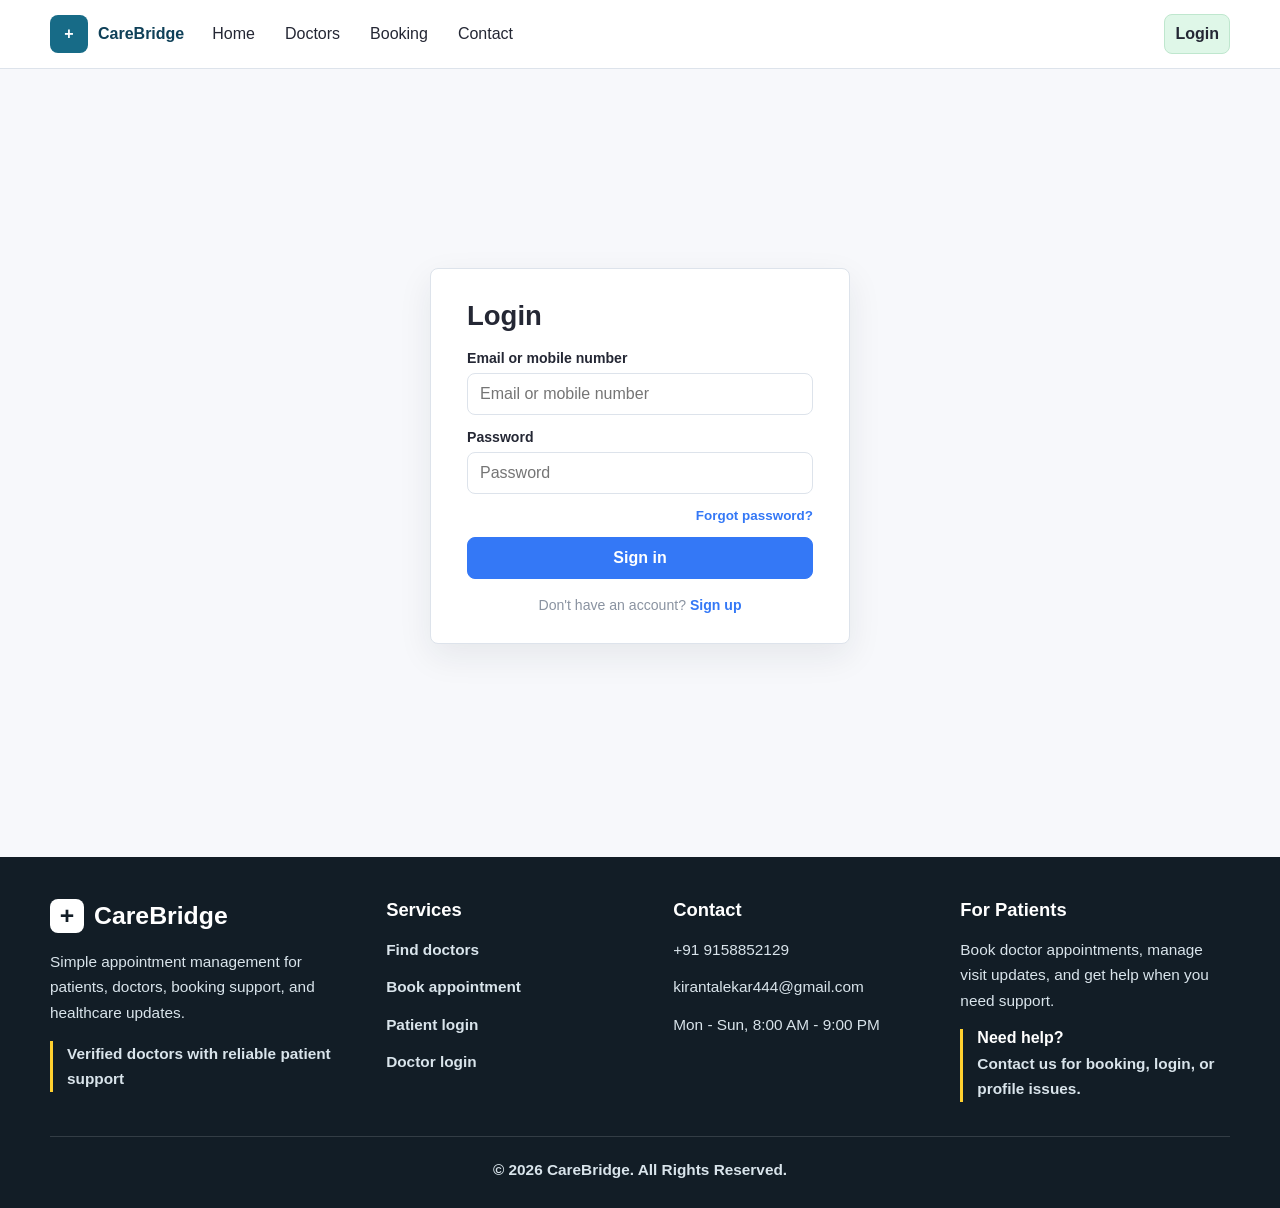
<file: backend/src/main/resources/static/book.html>
<!doctype html>
<html lang="en">
  <head>
    <meta charset="UTF-8" />
    <meta name="viewport" content="width=device-width, initial-scale=1.0" />
    <title>Book Appointment</title>
    <style>
:root {
  --brand: #176b87;
  --brand-dark: #0f4058;
  --accent: #eef7fa;
  --success: #138a5b;
  --danger: #b42318;
  --text: #1c2430;
  --muted: #5d6b7a;
  --border: #d7e0e7;
  --surface: #ffffff;
  --surface-soft: #f7fafc;
  --shadow: 0 10px 24px rgba(15, 64, 88, 0.08);
}

* {
  box-sizing: border-box;
}

body {
  margin: 0;
  font-family: "Segoe UI", Tahoma, Geneva, Verdana, sans-serif;
  color: var(--text);
  background: #f4f7fa;
}

a {
  color: inherit;
  text-decoration: none;
}

.page-wrapper {
  min-height: 100vh;
}

.page-container,
.top-nav {
  width: min(1180px, calc(100% - 32px));
  margin: 0 auto;
}

.top-header {
  position: sticky;
  top: 0;
  z-index: 20;
  background: #ffffff;
  border-bottom: 1px solid var(--border);
}

.top-nav {
  display: flex;
  justify-content: space-between;
  align-items: center;
  gap: 18px;
  padding: 14px 0;
}

.logo-link {
  display: flex;
  align-items: center;
  gap: 10px;
  font-weight: 800;
  color: var(--brand-dark);
}

.logo-icon {
  width: 38px;
  height: 38px;
  display: grid;
  place-items: center;
  border-radius: 8px;
  color: white;
  background: var(--brand);
}

.menu-links {
  display: flex;
  align-items: center;
  gap: 12px;
  flex-wrap: wrap;
  width: 100%;
  justify-content: flex-end;
}

.menu-links a {
  padding: 8px 10px;
  border-radius: 8px;
  color: var(--text);
  transition: color 0.2s ease, background 0.2s ease;
}

.menu-links a:hover {
  color: var(--brand-dark);
  background: var(--accent);
}

.menu-links a.active {
  color: var(--brand-dark) !important;
  background: var(--accent) !important;
}

.user-menu {
  margin-left: auto;
  display: flex;
  align-items: center;
  gap: 10px;
  flex-wrap: wrap;
}

.user-label {
  font-size: 0.92rem;
  color: var(--brand-dark);
  font-weight: 700;
}

.login-link-btn,
.register-link-btn,
.admin-link-btn {
  display: inline-flex;
  align-items: center;
  justify-content: center;
  min-height: 38px;
  font-weight: 700;
  border-radius: 8px;
  transition: background 0.2s ease, border-color 0.2s ease;
}

.login-link-btn {
  padding: 9px 14px;
  color: var(--brand-dark);
  background: #ffffff;
  border: 1px solid var(--border);
}

.register-link-btn {
  padding: 9px 14px;
  color: white;
  background: var(--brand);
}

.admin-link-btn {
  padding: 9px 14px;
  color: #fff7ef;
  background: #263238;
  border: 1px solid #263238;
}

.login-link-btn:hover,
.register-link-btn:hover,
.admin-link-btn:hover {
  background: var(--accent);
  border-color: var(--brand);
  color: var(--brand-dark);
}

.two-column-form {
  display: grid;
  grid-template-columns: minmax(320px, 390px) 1fr;
  gap: 24px;
  align-items: start;
  padding: 32px 0 56px;
}

.card {
  background: var(--surface);
  border: 1px solid var(--border);
  border-radius: 8px;
  box-shadow: var(--shadow);
  padding: 22px;
}

#bookingLeftCard {
  position: sticky;
  top: 92px;
}

#bookingLeftCard h2,
.side-box h2 {
  margin: 0 0 10px;
  font-size: 1.55rem;
  letter-spacing: 0;
}

#bookingMainText,
#appointmentListText {
  margin: 0 0 22px;
  line-height: 1.55;
}

.side-box {
  min-width: 0;
}

.form-fields {
  display: grid;
  gap: 14px;
}

.form-row {
  display: grid;
  grid-template-columns: repeat(2, 1fr);
  gap: 14px;
}

label {
  display: block;
  font-weight: 700;
  margin-bottom: 7px;
  color: #111827;
}

input,
select,
textarea {
  width: 100%;
  padding: 12px 13px;
  border-radius: 8px;
  border: 1px solid var(--border);
  font: inherit;
  background: #fff;
}

textarea {
  min-height: 110px;
  resize: vertical;
}

input:focus,
select:focus,
textarea:focus {
  outline: 3px solid rgba(23, 107, 135, 0.14);
  border-color: var(--brand);
}

#appointmentForm > button[type="submit"] {
  width: 100%;
  border: none;
  border-radius: 8px;
  padding: 12px 16px;
  cursor: pointer;
  font: inherit;
  font-weight: 700;
  color: #ffffff;
  background: var(--brand);
  transition: background 0.2s ease;
}

#appointmentForm > button[type="submit"]:hover {
  background: var(--brand-dark);
}

.message {
  display: none;
  margin-top: 14px;
  padding: 12px 14px;
  border-radius: 8px;
  font-weight: 600;
}

.message.show {
  display: block;
}

.message.success {
  background: #eaf8f1;
  color: var(--success);
}

.message.error {
  background: #fff2f0;
  color: var(--danger);
}

.appointment-list-area {
  display: grid;
  gap: 14px;
}

.appointment-list-area > .card {
  box-shadow: none;
  padding: 20px;
}

.appointment-list-area h3 {
  margin: 0 0 8px;
  font-size: 1.15rem;
}

.doctor-info-row {
  display: flex;
  gap: 8px;
  flex-wrap: wrap;
  margin: 14px 0 12px;
}

.pill {
  display: inline-flex;
  align-items: center;
  padding: 7px 10px;
  border-radius: 8px;
  background: var(--surface-soft);
  border: 1px solid var(--border);
  color: var(--brand-dark);
  font-size: .92rem;
  font-weight: 700;
}

.muted {
  color: var(--muted);
}

.empty-box {
  text-align: center;
  padding: 24px;
  border: 1px dashed var(--border);
  border-radius: 8px;
  color: var(--muted);
  background: #ffffff;
}

.doctor-action-row {
  display: flex;
  gap: 10px;
  flex-wrap: wrap;
  margin-top: 14px;
}

.doctor-status-button {
  border: none;
  border-radius: 8px;
  padding: 11px 14px;
  cursor: pointer;
  font-weight: 700;
  color: #fff;
  background: var(--brand);
}

.patient-cancel-button {
  border: 1px solid var(--border);
  border-radius: 8px;
  padding: 11px 14px;
  cursor: pointer;
  font-weight: 700;
  color: #334155;
  background: #fff;
  box-shadow: none;
}

.doctor-status-button:hover {
  background: var(--brand-dark);
}

.patient-cancel-button:hover {
  border-color: #b7c7d3;
  background: var(--surface-soft);
}

.doctor-manage-panel {
  margin-top: 6px;
}

.popup-backdrop {
  position: fixed;
  inset: 0;
  display: none;
  align-items: center;
  justify-content: center;
  padding: 24px;
  background: rgba(17, 25, 39, .42);
  z-index: 50;
}

.popup-backdrop.show {
  display: flex;
}

.popup-card {
  width: min(620px, calc(100% - 24px));
}

.popup-top-row {
  display: flex;
  justify-content: space-between;
  align-items: start;
  gap: 12px;
  margin-bottom: 18px;
}

.profile-link-btn {
  display: inline-flex;
  align-items: center;
  justify-content: center;
  width: 42px;
  min-height: 42px;
  border-radius: 8px;
  color: white;
  font-weight: 700;
  background: var(--brand);
}

@media (max-width:900px) {
  .two-column-form {
    grid-template-columns: 1fr;
  }

  .side-box {
    position: static;
  }

  #bookingLeftCard {
    position: static;
  }

  .top-nav {
    align-items: start;
    flex-direction: column;
  }
}

@media (max-width:640px) {
  .form-row {
    grid-template-columns: 1fr;
  }

  .card,
  .side-box {
    padding: 18px;
  }
}
  </style>
  </head>
  <body>
    <div class="page-wrapper">
      <header class="top-header">
        <div class="top-nav">
          <a class="logo-link" href="index.html">
            <span class="logo-icon">+</span>
            <span>CareBridge</span>
          </a>
          <nav class="menu-links">
            <a href="index.html">Home</a>
            <a href="doctors.html">Doctors</a>
            <a href="book.html" class="active">Booking</a>
            <a href="contact.html">Contact</a>
            <span id="headerUserArea"></span>
          </nav>
        </div>
      </header>

      <main class="page-container two-column-form">
        <section class="card" id="bookingLeftCard">
          <h2 id="bookingMainTitle">Book appointment</h2>
          <p id="bookingMainText" class="muted"></p>
          <form id="appointmentForm" class="form-fields">
            <div>
              <label for="doctorSelect">Select doctor</label>
              <select id="doctorSelect" required></select>
            </div>
            <div class="form-row">
              <div>
                <label for="visitDate">Appointment date</label>
                <input type="date" id="visitDate" required />
              </div>
              <div>
                <label for="visitTime">Time slot</label>
                <input
                  id="visitTime"
                  placeholder="Ex: 11:00 AM - 11:30 AM"
                  required
                />
              </div>
            </div>
            <div>
              <label for="visitReason">Symptoms / Reason for visit</label>
              <textarea
                id="visitReason"
                placeholder="Reason for consultation"
              ></textarea>
            </div>
            <button type="submit">Confirm Booking</button>
          </form>
          <div id="bookingMessage" class="message"></div>
        </section>

        <section class="side-box">
          <h2 id="appointmentListTitle">Your appointments</h2>
          <p id="appointmentListText" class="muted"></p>
          <div id="myAppointmentList" class="appointment-list-area"></div>
        </section>
      </main>
    </div>

    <template id="myAppointmentCardTemplate">
      <article class="card">
        <h3 data-field="doctorName"></h3>
        <p class="muted" data-field="specialization"></p>
        <div class="doctor-info-row">
          <span class="pill" data-field="date"></span>
          <span class="pill" data-field="time"></span>
          <span class="pill" data-field="status"></span>
        </div>
        <p><strong>Symptoms:</strong> <span data-field="symptoms"></span></p>
        <div class="doctor-action-row">
          <button type="button" class="doctor-status-button" data-field="rescheduleButton">Reschedule</button>
          <button type="button" class="patient-cancel-button" data-field="cancelButton">Cancel</button>
        </div>
      </article>
    </template>

    <template id="doctorAppointmentCardTemplate">
      <article class="card">
        <h3 data-field="patientName"></h3>
        <p class="muted">Doctor: <span data-field="doctorName"></span></p>
        <div class="doctor-info-row">
          <span class="pill" data-field="date"></span>
          <span class="pill" data-field="time"></span>
          <span class="pill" data-field="status"></span>
        </div>
        <p><strong>Symptoms:</strong> <span data-field="symptoms"></span></p>
        <div class="doctor-action-row">
          <select data-field="statusSelect">
            <option value="BOOKED">Accept / Booked</option>
            <option value="COMPLETED">Completed</option>
            <option value="CANCELLED">Cancelled</option>
          </select>
          <button type="button" class="doctor-status-button" data-field="updateButton">Update Status</button>
        </div>
      </article>
    </template>

    <template id="appointmentEmptyMessageTemplate">
      <div class="empty-box" data-field="message"></div>
    </template>

    <div id="reschedulePopup" class="popup-backdrop">
      <section class="card popup-card">
        <div class="popup-top-row">
          <div>
            <h3>Reschedule appointment</h3>
            <p class="muted">Update the date, time, or symptoms for your appointment.</p>
          </div>
          <button type="button" id="closeRescheduleButton" class="patient-cancel-button">Close</button>
        </div>
        <form id="rescheduleForm" class="form-fields">
          <input type="hidden" id="rescheduleAppointmentId" />
          <div class="form-row">
            <div>
              <label for="rescheduleDate">Appointment date</label>
              <input type="date" id="rescheduleDate" required />
            </div>
            <div>
              <label for="rescheduleTime">Time slot</label>
              <input id="rescheduleTime" required />
            </div>
          </div>
          <div>
            <label for="rescheduleSymptoms">Symptoms / Reason</label>
            <textarea id="rescheduleSymptoms"></textarea>
          </div>
          <div class="doctor-action-row">
            <button type="submit" class="doctor-status-button">Save Changes</button>
            <button type="button" id="cancelRescheduleButton" class="patient-cancel-button">Cancel</button>
          </div>
        </form>
      </section>
    </div>

    <script src="js/api.js?v=20260614-2"></script>
    <script src="js/book.js?v=20260613-1"></script>
  </body>
</html>
</file>
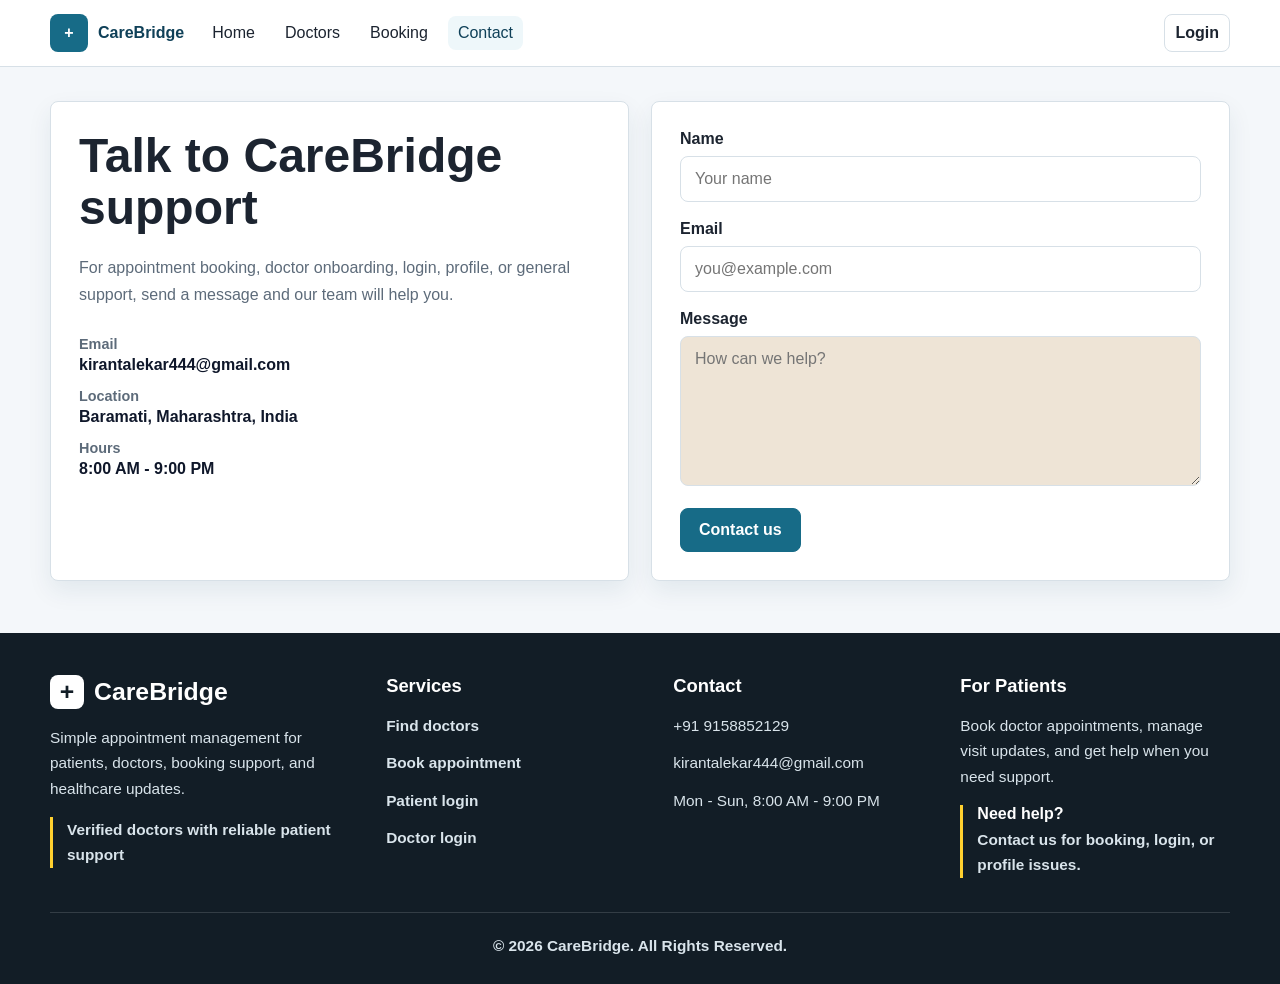
<file: backend/src/main/resources/static/contact.html>
<!doctype html>
<html lang="en">
  <head>
    <meta charset="UTF-8" />
    <meta name="viewport" content="width=device-width, initial-scale=1.0" />
    <title>Contact Support</title>
    <style>
:root {
  --brand: #176b87;
  --brand-dark: #0f4058;
  --accent: #eef7fa;
  --text: #1c2430;
  --muted: #5d6b7a;
  --border: #d7e0e7;
  --surface: #ffffff;
  --surface-soft: #f7fafc;
  --message-bg: #eee4d6;
  --shadow: 0 10px 24px rgba(15, 64, 88, 0.08);
}

* {
  box-sizing: border-box;
}

body {
  margin: 0;
  font-family: "Segoe UI", Tahoma, Geneva, Verdana, sans-serif;
  color: var(--text);
  background: #f4f7fa;
}

a {
  color: inherit;
  text-decoration: none;
}

.page-wrapper {
  min-height: 100vh;
}

.page-container,
.top-nav {
  width: min(1180px, calc(100% - 32px));
  margin: 0 auto;
}

.top-header {
  position: sticky;
  top: 0;
  z-index: 20;
  background: var(--surface);
  border-bottom: 1px solid var(--border);
}

.top-nav {
  display: flex;
  justify-content: space-between;
  align-items: center;
  gap: 18px;
  padding: 14px 0;
}

.logo-link {
  display: flex;
  align-items: center;
  gap: 10px;
  font-weight: 800;
  color: var(--brand-dark);
}

.logo-icon {
  width: 38px;
  height: 38px;
  display: grid;
  place-items: center;
  border-radius: 8px;
  color: #ffffff;
  background: var(--brand);
}

.menu-links {
  display: flex;
  align-items: center;
  gap: 10px;
  flex-wrap: wrap;
  width: 100%;
  justify-content: flex-end;
}

.menu-links a {
  padding: 8px 10px;
  border-radius: 8px;
  color: var(--text);
  transition: color 0.2s ease, background 0.2s ease;
}

.menu-links a:hover,
.menu-links a.active {
  color: var(--brand-dark);
  background: var(--accent);
}

.user-menu {
  margin-left: auto;
  display: flex;
  align-items: center;
  gap: 10px;
  flex-wrap: wrap;
}

.user-label {
  font-size: 0.95rem;
  color: var(--brand-dark);
  font-weight: 700;
}

.login-link-btn,
.register-link-btn,
.admin-link-btn,
.profile-link-btn {
  display: inline-flex;
  align-items: center;
  justify-content: center;
  min-height: 38px;
  border-radius: 8px;
  font-weight: 700;
  transition: background 0.2s ease, border-color 0.2s ease;
}

.login-link-btn {
  padding: 9px 14px;
  color: var(--brand-dark);
  background: #ffffff;
  border: 1px solid var(--border);
}

.register-link-btn {
  padding: 9px 14px;
  color: #ffffff;
  background: var(--brand);
}

.admin-link-btn {
  padding: 9px 14px;
  color: #ffffff;
  background: #263238;
  border: 1px solid #263238;
}

.profile-link-btn {
  width: 38px;
  color: #ffffff;
  background: var(--brand);
}

.login-link-btn:hover,
.register-link-btn:hover,
.admin-link-btn:hover,
.profile-link-btn:hover {
  color: var(--brand-dark);
  background: var(--accent);
  border-color: var(--brand);
}

.contact-page {
  display: grid;
  grid-template-columns: 1fr 1fr;
  gap: 22px;
  padding: 34px 0 52px;
}

.contact-panel {
  min-height: 430px;
  padding: 28px;
  border: 1px solid var(--border);
  border-radius: 8px;
  background: var(--surface);
  box-shadow: var(--shadow);
}

.contact-info-panel {
  display: grid;
  align-content: start;
  gap: 20px;
}

.contact-info-panel h1 {
  margin: 0;
  font-size: clamp(2rem, 4vw, 3rem);
  line-height: 1.08;
  letter-spacing: 0;
}

.contact-info-panel p {
  max-width: 560px;
  margin: 0;
  color: var(--muted);
  font-size: 1rem;
  line-height: 1.7;
}

.contact-detail-list {
  display: grid;
  gap: 14px;
  margin-top: 8px;
}

.contact-detail {
  display: grid;
  gap: 4px;
}

.detail-label {
  color: var(--muted);
  font-size: 0.9rem;
  font-weight: 700;
}

.contact-detail strong {
  color: #0f172a;
}

.contact-form {
  display: grid;
  gap: 18px;
}

label {
  display: block;
  margin-bottom: 8px;
  font-weight: 700;
}

input,
textarea {
  width: 100%;
  padding: 13px 14px;
  border: 1px solid var(--border);
  border-radius: 8px;
  background: #ffffff;
  font: inherit;
}

textarea {
  min-height: 150px;
  background: var(--message-bg);
  resize: vertical;
}

input:focus,
textarea:focus {
  outline: 3px solid rgba(23, 107, 135, 0.14);
  border-color: var(--brand);
}

button {
  width: fit-content;
  min-height: 44px;
  padding: 11px 18px;
  border: 1px solid var(--brand);
  border-radius: 8px;
  color: #ffffff;
  background: var(--brand);
  cursor: pointer;
  font: inherit;
  font-weight: 700;
}

button:hover {
  background: var(--brand-dark);
  border-color: var(--brand-dark);
}

button:disabled {
  cursor: wait;
  opacity: 0.72;
}

.message {
  display: none;
}

.message.show {
  display: block;
  margin-top: 14px;
  padding: 11px 12px;
  border-radius: 8px;
  font-weight: 700;
}

.message.success {
  color: #15865c;
  background: #e9f8f0;
}

.message.error {
  color: #b42318;
  background: #fff1f1;
}

@media (max-width: 900px) {
  .top-nav {
    align-items: flex-start;
    flex-direction: column;
  }

  .menu-links {
    justify-content: flex-start;
  }

  .contact-page {
    grid-template-columns: 1fr;
  }
}

@media (max-width: 640px) {
  .page-container,
  .top-nav {
    width: min(100% - 24px, 1180px);
  }

  .contact-page {
    padding-top: 22px;
  }

  .contact-panel {
    min-height: 0;
    padding: 20px;
  }

  button {
    width: 100%;
  }
}
  </style>
  </head>
  <body>
    <div class="page-wrapper">
      <header class="top-header">
        <div class="top-nav">
          <a class="logo-link" href="index.html">
            <span class="logo-icon">+</span>
            <span>CareBridge</span>
          </a>
          <nav class="menu-links">
            <a href="index.html">Home</a>
            <a href="doctors.html">Doctors</a>
            <a href="book.html">Booking</a>
            <a href="contact.html" class="active">Contact</a>
            <span id="headerUserArea"></span>
          </nav>
        </div>
      </header>

      <main class="page-container contact-page">
        <section class="contact-panel contact-info-panel">
          <h1>Talk to CareBridge support</h1>
          <p>
            For appointment booking, doctor onboarding, login, profile, or
            general support, send a message and our team will help you.
          </p>

          <div class="contact-detail-list">
            <div class="contact-detail">
              <span class="detail-label">Email</span>
              <strong>kirantalekar444@gmail.com</strong>
            </div>
            <div class="contact-detail">
              <span class="detail-label">Location</span>
              <strong>Baramati, Maharashtra, India</strong>
            </div>
            <div class="contact-detail">
              <span class="detail-label">Hours</span>
              <strong>8:00 AM - 9:00 PM</strong>
            </div>
          </div>
        </section>

        <section class="contact-panel contact-form-panel">
          <form id="contactForm" class="contact-form">
            <div>
              <label for="contactName">Name</label>
              <input id="contactName" placeholder="Your name" required />
            </div>
            <div>
              <label for="contactEmail">Email</label>
              <input
                type="email"
                id="contactEmail"
                placeholder="you@example.com"
                required
              />
            </div>
            <div>
              <label for="contactMessage">Message</label>
              <textarea
                id="contactMessage"
                placeholder="How can we help?"
                required
              ></textarea>
            </div>
            <button type="submit" id="contactSubmitButton">Contact us</button>
          </form>
          <div id="contactStatus" class="message"></div>
        </section>
      </main>
    </div>

    <script src="js/api.js?v=20260614-2"></script>
    <script src="js/contact.js?v=20260614-1"></script>
  </body>
</html>
</file>
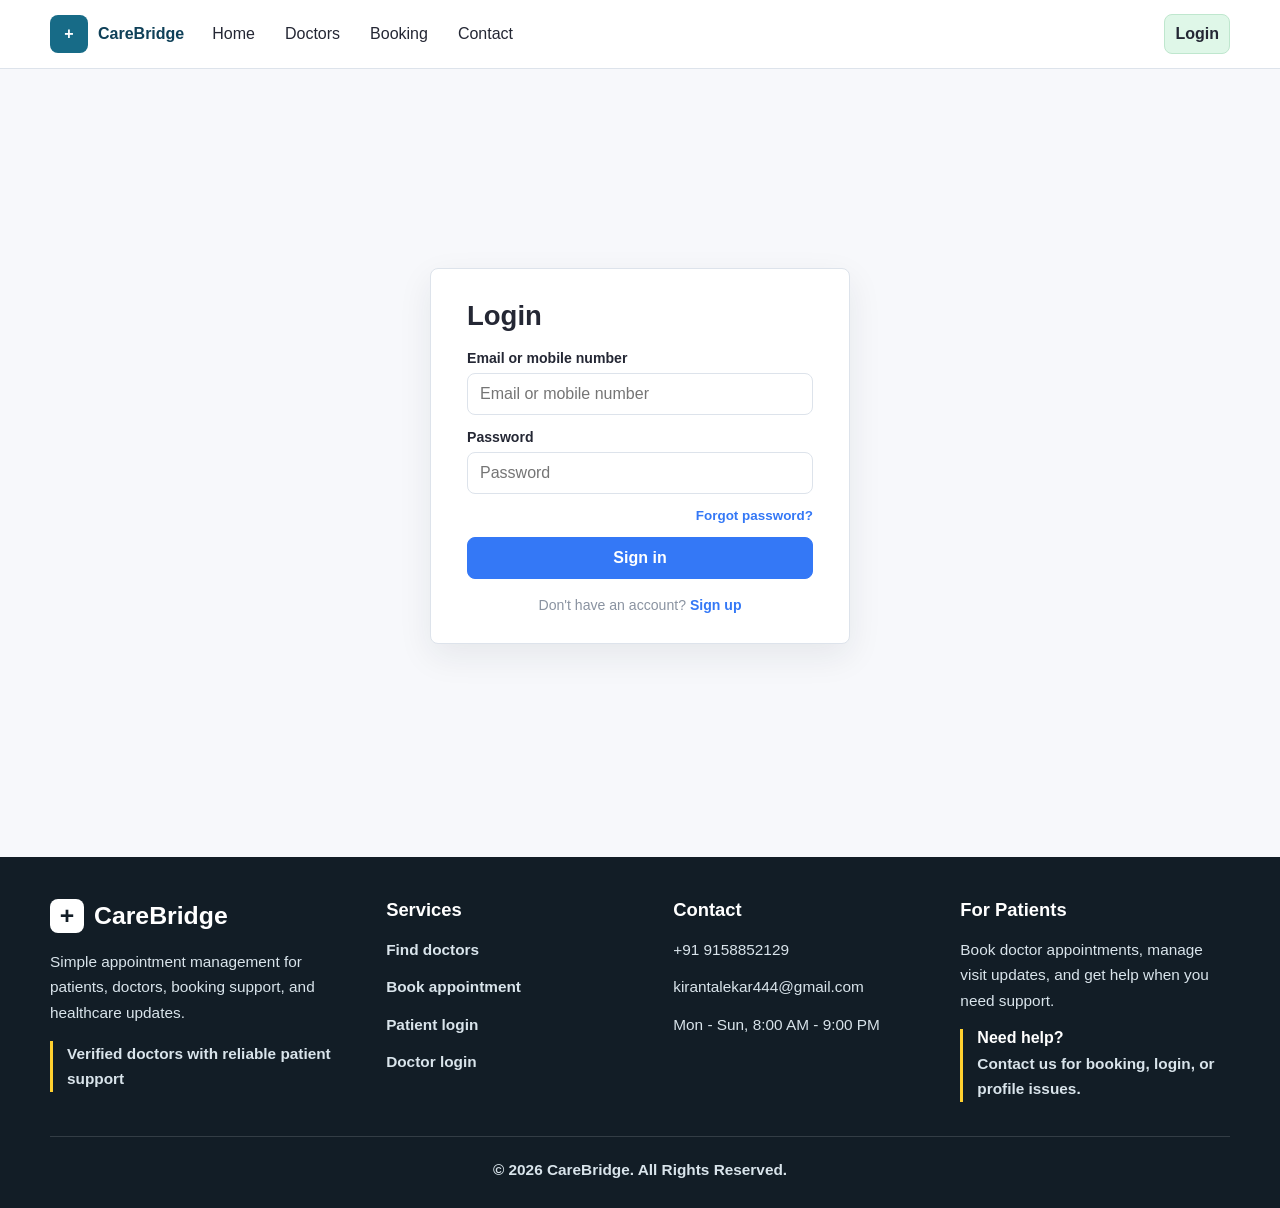
<file: backend/src/main/resources/static/profile.html>
<!doctype html>
<html lang="en">
  <head>
    <meta charset="UTF-8" />
    <meta name="viewport" content="width=device-width, initial-scale=1.0" />
    <title>Profile</title>
    <style>
:root {
  --brand: #1d6fa3;
  --brand-dark: #154f74;
  --accent: #e5f4fb;
  --text: #1c2430;
  --muted: #5d6b7a;
  --border: #dce7ee;
  --shadow: 0 20px 45px rgba(24, 74, 107, .12);
}

* { box-sizing: border-box; }

[hidden] { display: none !important; }

body {
  margin: 0;
  font-family: "Segoe UI", Tahoma, Geneva, Verdana, sans-serif;
  color: var(--text);
  background: radial-gradient(circle at top left, rgba(29, 111, 163, 0.16), transparent 30%), linear-gradient(180deg, #b1d4e2 0%, #b1d2e0a8 100%);
}

a { color: inherit; text-decoration: none; }

.page-wrapper { min-height: 100vh; }

.page-container, .top-nav {
  width: min(1120px, calc(100% - 32px));
  margin: 0 auto;
}

.top-header {
  position: sticky;
  top: 0;
  z-index: 20;
  backdrop-filter: blur(16px);
  background: rgba(255, 255, 255, 0.88);
  border-bottom: 1px solid rgba(220, 231, 238, 0.9);
}

.top-nav {
  display: flex;
  justify-content: space-between;
  align-items: center;
  gap: 18px;
  padding: 16px 0;
}

.logo-link {
  display: flex;
  align-items: center;
  gap: 12px;
  font-weight: 800;
  color: var(--brand-dark);
}

.logo-icon {
  width: 42px;
  height: 42px;
  display: grid;
  place-items: center;
  border-radius: 14px;
  color: white;
  background: linear-gradient(135deg, var(--brand) 0%, #4eb8bf 100%);
  box-shadow: var(--shadow);
}

.menu-links {
  display: flex;
  align-items: center;
  gap: 12px;
  flex-wrap: wrap;
  width: 100%;
  justify-content: flex-end;
}

.menu-links a {
  padding: 10px 14px;
  border-radius: 999px;
  color: var(--text);
}

.user-menu {
  margin-left: auto;
  display: flex;
  align-items: center;
  gap: 10px;
}

.user-label { font-weight: 700; color: var(--brand-dark); }

.login-link-btn, .profile-link-btn {
  display: inline-flex;
  align-items: center;
  justify-content: center;
  min-height: 42px;
  border-radius: 999px;
  font-weight: 700;
}

.login-link-btn {
  padding: 10px 16px;
  color: var(--brand-dark);
  background: #fff;
  border: 1px solid rgba(29, 111, 163, 0.2);
}

.profile-link-btn {
  width: 42px;
  color: white;
  background: linear-gradient(135deg, var(--brand) 0%, #3fa0c5 100%);
}

.profile-layout { padding: 42px 0 64px; }

.profile-card {
  width: min(780px, 100%);
  margin: 0 auto;
  padding: 30px;
  background: rgba(255, 255, 255, .97);
  border: 1px solid rgba(220, 231, 238, .9);
  border-radius: 24px;
  box-shadow: var(--shadow);
}

.small-tag {
  display: inline-flex;
  padding: 8px 14px;
  border-radius: 999px;
  background: var(--accent);
  color: var(--brand-dark);
  font-weight: 700;
}

.form-fields { display: grid; gap: 14px; }

.form-row {
  display: grid;
  grid-template-columns: repeat(2, 1fr);
  gap: 14px;
}

label { display: block; font-weight: 700; margin-bottom: 8px; }

input, textarea {
  width: 100%;
  padding: 13px 14px;
  border-radius: 14px;
  border: 1px solid var(--border);
  font: inherit;
  background: #fff;
}

textarea { min-height: 120px; resize: vertical; }

.button-row {
  display: flex;
  gap: 12px;
  flex-wrap: wrap;
  margin-top: 10px;
}

.save-button {
  border: none;
  border-radius: 16px;
  padding: 13px 18px;
  cursor: pointer;
  font-weight: 700;
  color: white;
  background: linear-gradient(135deg, var(--brand) 0%, #3fa0c5 100%);
}

.cancel-link {
  display: inline-flex;
  align-items: center;
  justify-content: center;
  padding: 13px 18px;
  border-radius: 16px;
  border: 1px solid var(--border);
  background: white;
  color: var(--brand-dark);
  font-weight: 700;
}

.message { display: none; margin-top: 14px; padding: 12px 14px; border-radius: 14px; font-weight: 600; }
.message.show { display: block; }
.message.success { background: #ebfff7; color: #1e8e63; }
.message.error { background: #fff1f1; color: #c14646; }
.muted { color: var(--muted); }

@media (max-width: 900px) {
  .top-nav { align-items: start; flex-direction: column; }
}

@media (max-width: 640px) {
  .form-row { grid-template-columns: 1fr; }
  .profile-card { padding: 22px; }
}
  </style>
  </head>
  <body>
    <div class="page-wrapper">
      <header class="top-header">
        <div class="top-nav">
          <a class="logo-link" href="index.html">
            <span class="logo-icon">+</span>
            <span>CareBridge</span>
          </a>
          <nav class="menu-links">
            <a href="index.html">Home</a>
            <a href="doctors.html">Doctors</a>
            <a href="book.html">Booking</a>
            <a href="contact.html">Contact</a>
            <span id="headerUserArea"></span>
          </nav>
        </div>
      </header>

      <main class="page-container profile-layout">
        <section class="profile-card">
          <p class="small-tag">Profile</p>
          <h2 id="profileTitle">Your profile</h2>
          <p id="profileSubtitle" class="muted">Update your account information here.</p>

          <form id="profileForm" class="form-fields">
            <div class="form-row">
              <div>
                <label for="profileName">Full name</label>
                <input id="profileName" required />
              </div>
              <div>
                <label for="profilePhone">Phone number</label>
                <input id="profilePhone" maxlength="10" inputmode="numeric" required />
              </div>
            </div>
            <div class="form-row">
              <div>
                <label for="profileEmail">Email</label>
                <input id="profileEmail" type="email" required />
              </div>
              <div>
                <label for="profilePassword">New password</label>
                <input id="profilePassword" type="password" placeholder="Leave blank to keep current password" />
              </div>
            </div>

            <div id="doctorProfileFields" class="form-fields" hidden>
              <div class="form-row">
                <div>
                  <label for="profileSpecialization">Specialization</label>
                  <input id="profileSpecialization" />
                </div>
                <div>
                  <label for="profileExperience">Experience</label>
                  <input id="profileExperience" type="number" min="1" />
                </div>
              </div>
              <div class="form-row">
                <div>
                  <label for="profileAvailableDays">Available days</label>
                  <input id="profileAvailableDays" />
                </div>
                <div>
                  <label for="profileAvailableTime">Available time</label>
                  <input id="profileAvailableTime" />
                </div>
              </div>
              <div>
                <label for="profileBio">Bio</label>
                <textarea id="profileBio"></textarea>
              </div>
            </div>

            <div class="button-row">
              <button type="submit" class="save-button">Save Profile</button>
              <a href="index.html" class="cancel-link">Back to Home</a>
            </div>
          </form>
          <div id="profileMessage" class="message"></div>
        </section>
      </main>
    </div>

    <script src="js/api.js?v=20260614-2"></script>
    <script src="js/profile.js?v=20260613-1"></script>
  </body>
</html>
</file>
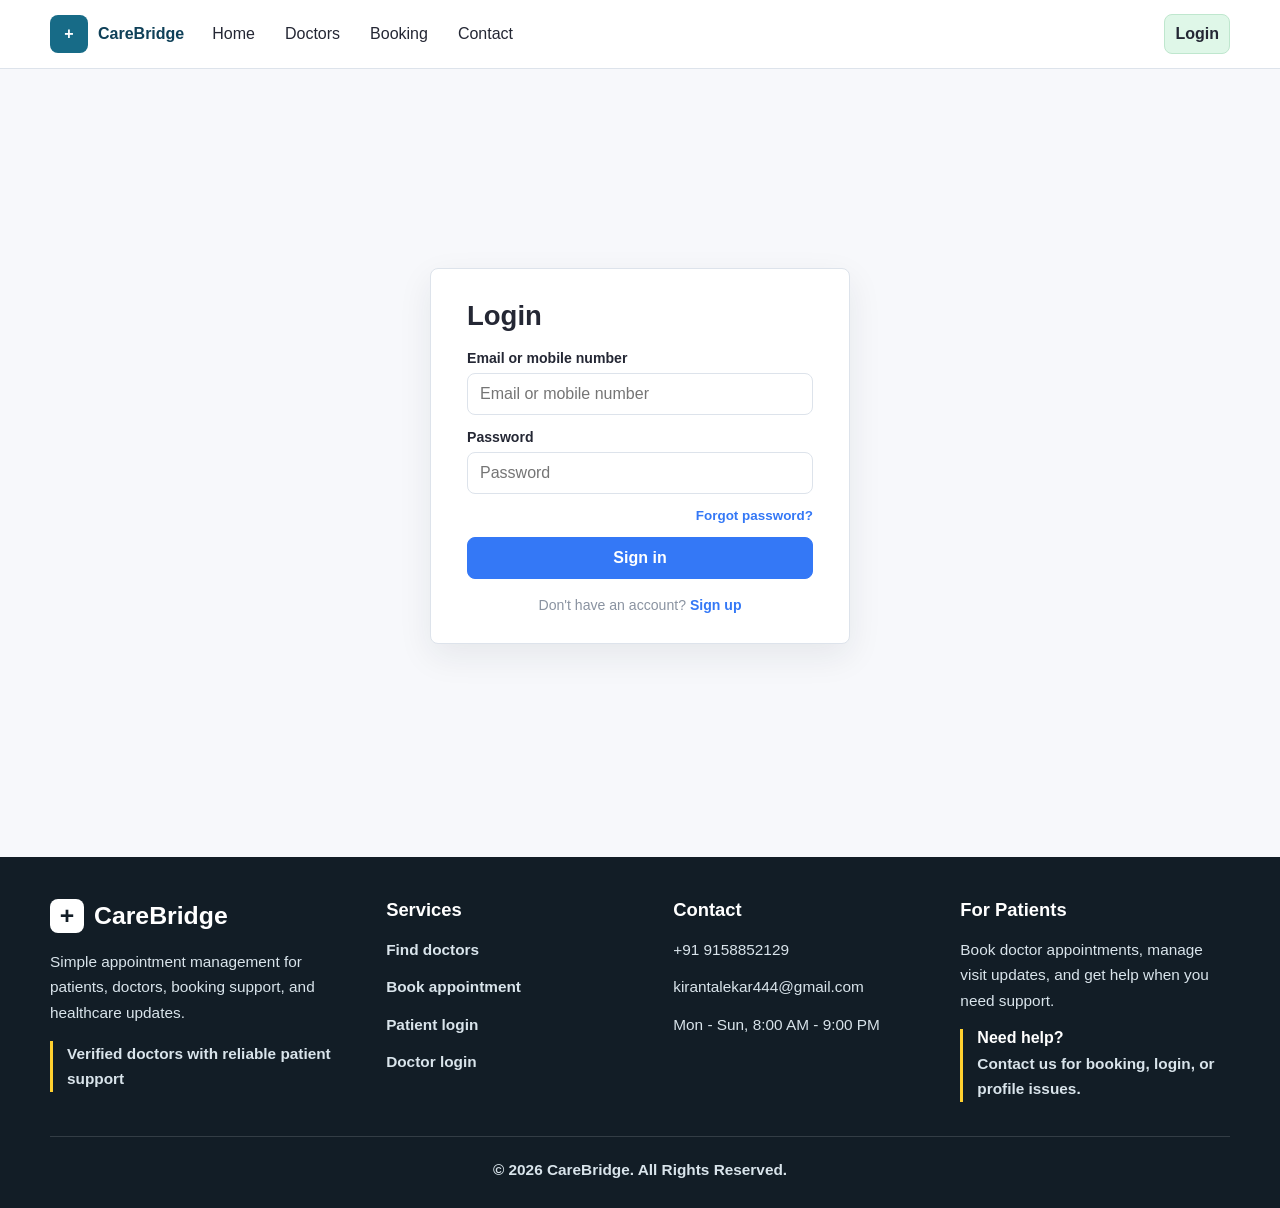
<file: backend/src/main/resources/static/user-login.html>
<!doctype html>
<html lang="en">

<head>
  <meta charset="UTF-8" />
  <meta name="viewport" content="width=device-width, initial-scale=1.0" />
  <title>User Login</title>
  <style>
:root {
  --brand: #3478f6;
  --brand-dark: #1f5edb;
  --accent: #eef5ff;
  --text: #242734;
  --muted: #6d7481;
  --border: #dde3eb;
  --surface: #ffffff;
  --success: #15865c;
  --danger: #c14646;
  --shadow: 0 12px 34px rgba(23, 34, 54, 0.08);
}

* {
  box-sizing: border-box;
}

[hidden] {
  display: none !important;
}

body {
  margin: 0;
  font-family: "Segoe UI", Tahoma, Geneva, Verdana, sans-serif;
  color: var(--text);
  background: #f7f8fb;
}

a {
  color: inherit;
  text-decoration: none;
}

.page-wrapper {
  min-height: 100vh;
}

.page-container,
.top-nav {
  width: min(1180px, calc(100% - 32px));
  margin: 0 auto;
}

.top-header {
  position: sticky;
  top: 0;
  z-index: 20;
  background: var(--surface);
  border-bottom: 1px solid var(--border);
}

.top-nav {
  display: flex;
  justify-content: space-between;
  align-items: center;
  gap: 18px;
  padding: 14px 0;
}

.logo-link {
  display: flex;
  align-items: center;
  gap: 10px;
  font-weight: 800;
  color: #0f4058;
}

.logo-icon {
  width: 38px;
  height: 38px;
  display: grid;
  place-items: center;
  border-radius: 8px;
  color: #ffffff;
  background: #176b87;
}

.menu-links {
  display: flex;
  align-items: center;
  gap: 10px;
  flex-wrap: wrap;
  width: 100%;
  justify-content: flex-end;
}

.menu-links a {
  padding: 8px 10px;
  border-radius: 8px;
  color: var(--text);
  transition: background 0.2s ease, color 0.2s ease;
}

.menu-links a:hover,
.menu-links a.active {
  color: #0f4058;
  background: #eef7fa;
}

.user-menu {
  margin-left: auto;
  display: flex;
  align-items: center;
  gap: 10px;
  flex-wrap: wrap;
}

.user-label {
  font-size: 0.92rem;
  color: #0f4058;
  font-weight: 700;
}

.login-link-btn,
.register-link-btn,
.admin-link-btn,
.profile-link-btn {
  display: inline-flex;
  align-items: center;
  justify-content: center;
  min-height: 40px;
  padding: 9px 14px;
  border-radius: 8px;
  font-weight: 700;
  transition: background 0.2s ease, border-color 0.2s ease, color 0.2s ease;
}

.login-link-btn {
  color: #0f4058;
  background: #dff7e8;
  border: 1px solid #bfe7ce;
}

.register-link-btn,
.admin-link-btn,
.profile-link-btn {
  color: #ffffff;
  background: #176b87;
  border: 1px solid #176b87;
}

.profile-link-btn {
  width: 40px;
  padding: 0;
}

.auth-page-center {
  min-height: calc(100vh - 112px);
  display: grid;
  place-items: center;
  padding: 28px 0 42px;
}

.auth-form-box,
.user-login-card {
  width: min(420px, calc(100% - 24px));
  padding: 30px 36px;
  background: var(--surface);
  border: 1px solid var(--border);
  border-radius: 8px;
  box-shadow: var(--shadow);
}

.auth-panel {
  display: grid;
  gap: 18px;
}

.user-login-card h2 {
  margin: 0;
  font-size: 1.72rem;
  line-height: 1.2;
  letter-spacing: 0;
}

.form-fields {
  display: grid;
  gap: 14px;
}

.form-row {
  display: grid;
  grid-template-columns: repeat(2, minmax(0, 1fr));
  gap: 12px;
}

label {
  display: block;
  margin-bottom: 7px;
  font-weight: 700;
  font-size: 0.88rem;
}

input,
select,
textarea {
  width: 100%;
  padding: 11px 12px;
  border-radius: 8px;
  border: 1px solid var(--border);
  font: inherit;
  background: #ffffff;
}

textarea {
  min-height: 82px;
  resize: vertical;
}

input:focus,
select:focus,
textarea:focus {
  outline: 3px solid rgba(52, 120, 246, 0.14);
  border-color: var(--brand);
}

button {
  min-height: 42px;
  border: 1px solid var(--brand);
  border-radius: 8px;
  padding: 10px 14px;
  cursor: pointer;
  font: inherit;
  font-weight: 700;
  color: #ffffff;
  background: var(--brand);
}

button:hover {
  background: var(--brand-dark);
  border-color: var(--brand-dark);
}

.forgot-password-link {
  justify-self: end;
  color: var(--brand);
  font-weight: 700;
  font-size: 0.84rem;
}

.forgot-password-link:hover,
.auth-text-button:hover {
  text-decoration: underline;
}

.auth-switch-text {
  margin: 0;
  color: #8a93a1;
  text-align: center;
  font-size: 0.88rem;
}

.auth-text-button {
  min-height: 0;
  padding: 0;
  border: 0;
  border-radius: 0;
  color: var(--brand);
  background: transparent;
  box-shadow: none;
  font: inherit;
  font-weight: 700;
}

.auth-text-button:hover {
  color: var(--brand-dark);
  background: transparent;
}

.message {
  display: none;
  margin-top: 0;
  padding: 10px 12px;
  border-radius: 6px;
  font-weight: 700;
}

.message.show {
  display: block;
}

.message.success {
  background: #e9f8f0;
  color: var(--success);
}

.message.error {
  background: #fff1f1;
  color: var(--danger);
}

.muted {
  color: var(--muted);
}

.popup-backdrop {
  position: fixed;
  inset: 0;
  display: none;
  align-items: center;
  justify-content: center;
  padding: 24px;
  background: rgba(17, 25, 39, 0.42);
  z-index: 50;
}

.popup-backdrop.show {
  display: flex;
}

.popup-card {
  width: min(500px, calc(100% - 24px));
}

.popup-card h3 {
  margin: 0;
}

.popup-top-row,
.popup-button-row {
  display: flex;
  align-items: center;
  justify-content: space-between;
  gap: 12px;
}

.popup-top-row {
  margin-bottom: 16px;
}

.popup-button-row {
  margin-top: 4px;
}

.small-action-button {
  color: #0f4058;
  background: #ffffff;
  border: 1px solid var(--border);
}

.small-action-button:hover {
  color: #0f4058;
  background: #eef7fa;
  border-color: #bfd7e2;
}

@media (max-width: 900px) {
  .top-nav {
    align-items: flex-start;
    flex-direction: column;
  }

  .menu-links {
    justify-content: flex-start;
  }
}

@media (max-width: 560px) {
  .page-container,
  .top-nav {
    width: min(100% - 22px, 1180px);
  }

  .auth-form-box,
  .user-login-card {
    width: 100%;
    padding: 22px;
  }

  .form-row {
    grid-template-columns: 1fr;
  }
}
  </style>
</head>

<body>
  <div class="page-wrapper auth-page user-auth-page">
    <header class="top-header">
      <div class="top-nav">
        <a class="logo-link" href="index.html">
          <span class="logo-icon">+</span>
          <span>CareBridge</span>
        </a>
        <nav class="menu-links">
          <a href="index.html">Home</a>
          <a href="doctors.html">Doctors</a>
          <a href="book.html">Booking</a>
          <a href="contact.html">Contact</a>
          <span id="headerUserArea"></span>
        </nav>
      </div>
    </header>

    <main class="page-container auth-page-center">
      <section class="card auth-form-box user-login-card">
        <div id="loginPanel" class="auth-panel">
          <h2 id="loginPageTitle">Login</h2>
          <form id="loginForm" class="form-fields">
            <div>
              <label for="loginIdentifier">Email or mobile number</label>
              <input id="loginIdentifier" placeholder="Email or mobile number" required />
            </div>
            <div>
              <label for="loginPassword">Password</label>
              <input type="password" id="loginPassword" placeholder="Password" required />
            </div>
            <a href="#" id="forgotPasswordLink" class="forgot-password-link">Forgot password?</a>
            <button type="submit" id="loginButton">Sign in</button>
          </form>
          <div id="loginStatus" class="message"></div>
          <p class="auth-switch-text">
            Don't have an account?
            <button type="button" id="openRegisterPanelButton" class="auth-text-button">Sign up</button>
          </p>
        </div>

        <div id="registerPanel" class="auth-panel" hidden>
          <h2>Create account</h2>
          <form id="registerForm" class="form-fields">
            <div class="form-row">
              <div>
                <label for="name">Full name</label>
                <input id="name" placeholder="Your name" required />
              </div>
              <div>
                <label for="phone">Phone number</label>
                <input id="phone" placeholder="10 digit mobile number" maxlength="10" inputmode="numeric" required />
              </div>
            </div>
            <div class="form-row">
              <div>
                <label for="email">Email</label>
                <input type="email" id="email" placeholder="you@example.com" required />
              </div>
              <div>
                <label for="password">Password</label>
                <input type="password" id="password" placeholder="Minimum 8 characters" required />
              </div>
            </div>
            <div>
              <label for="accountRole">Role</label>
              <select id="accountRole">
                <option value="PATIENT">Patient</option>
                <option value="DOCTOR">Doctor</option>
              </select>
            </div>

            <div id="doctorExtraFields" class="form-fields">
              <div class="form-row">
                <div>
                  <label for="doctorSpecialtyInput">Specialization</label>
                  <input id="doctorSpecialtyInput" placeholder="Example: Cardiologist" />
                </div>
                <div>
                  <label for="doctorExperienceInput">Experience</label>
                  <input type="number" min="1" id="doctorExperienceInput" placeholder="Years" />
                </div>
              </div>
              <div>
                <label for="doctorAvailableDaysInput">Available days</label>
                <input id="doctorAvailableDaysInput" placeholder="Example: Mon, Wed, Fri" />
              </div>
              <div>
                <label for="doctorBioInput">Short profile</label>
                <textarea id="doctorBioInput" placeholder="Write a short description"></textarea>
              </div>
            </div>

            <button type="submit">Sign up</button>
          </form>
          <div id="registerStatus" class="message"></div>
          <p class="auth-switch-text">
            Already have an account?
            <button type="button" id="backToLoginButton" class="auth-text-button">Sign in</button>
          </p>
        </div>
      </section>
    </main>
  </div>

  <div id="forgotPasswordPopup" class="popup-backdrop">
    <section class="auth-form-box popup-card">
      <div class="popup-top-row">
        <h3>Reset Password</h3>
        <button type="button" id="closeForgotPasswordButton" class="small-action-button">
          Close
        </button>
      </div>
      <form id="forgotPasswordForm" class="form-fields">
        <div>
          <label for="forgotIdentifier">mail or mobile number</label>
          <input id="forgotIdentifier" placeholder="Enter your registered email or mobile number" required />
        </div>
        <div>
          <label for="forgotNewPassword">New password</label>
          <input type="password" id="forgotNewPassword" placeholder="Enter new password" required />
        </div>
        <div>
          <label for="forgotConfirmPassword">Confirm new password</label>
          <input type="password" id="forgotConfirmPassword" placeholder="Confirm new password" required />
        </div>
        <div class="popup-button-row">
          <button type="submit">Update Password</button>
          <button type="button" id="cancelForgotPasswordButton" class="small-action-button">
            Cancel
          </button>
        </div>
      </form>
      <div id="forgotPasswordStatus" class="message"></div>
    </section>
  </div>

  <div id="registerOtpPopup" class="popup-backdrop">
    <section class="auth-form-box popup-card">
      <div class="popup-top-row">
        <div>
          <h3>Email OTP Verification</h3>
          <p class="muted">Enter the OTP received on your email to complete registration.</p>
        </div>
        <button type="button" id="closeRegisterOtpButton" class="small-action-button">Close</button>
      </div>
      <form id="registerOtpForm" class="form-fields">
        <div>
          <label for="registerOtpEmail">Email</label>
          <input id="registerOtpEmail" readonly />
        </div>
        <div>
          <label for="registerOtpCode">OTP</label>
          <input id="registerOtpCode" placeholder="Enter 6-digit OTP" maxlength="6" required />
        </div>
        <div class="popup-button-row">
          <button type="submit">Verify OTP</button>
          <button type="button" id="cancelRegisterOtpButton" class="small-action-button">Cancel</button>
        </div>
      </form>
      <div id="registerOtpStatus" class="message"></div>
    </section>
  </div>

  <script src="js/api.js?v=20260614-2"></script>
  <script src="js/login.js?v=20260614-3"></script>
  <script src="js/register.js?v=20260614-2"></script>
</body>

</html>
</file>
